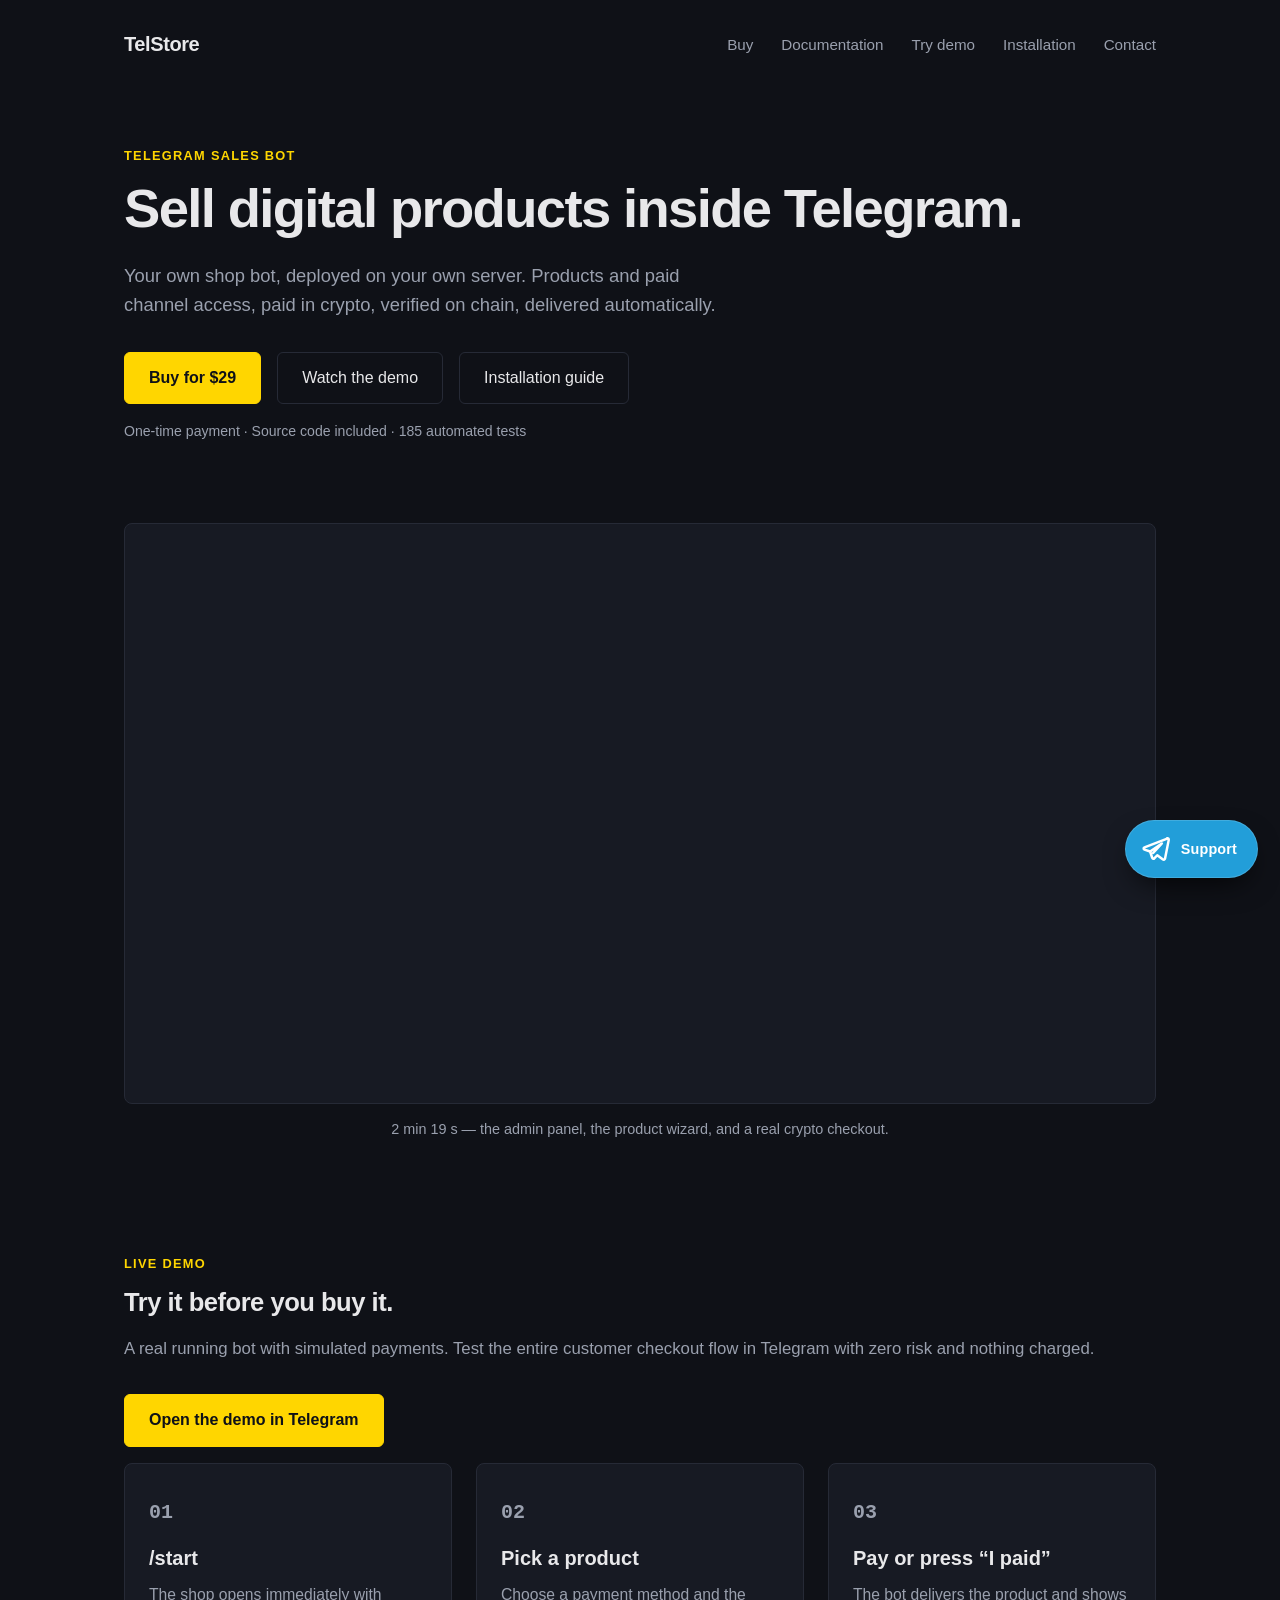
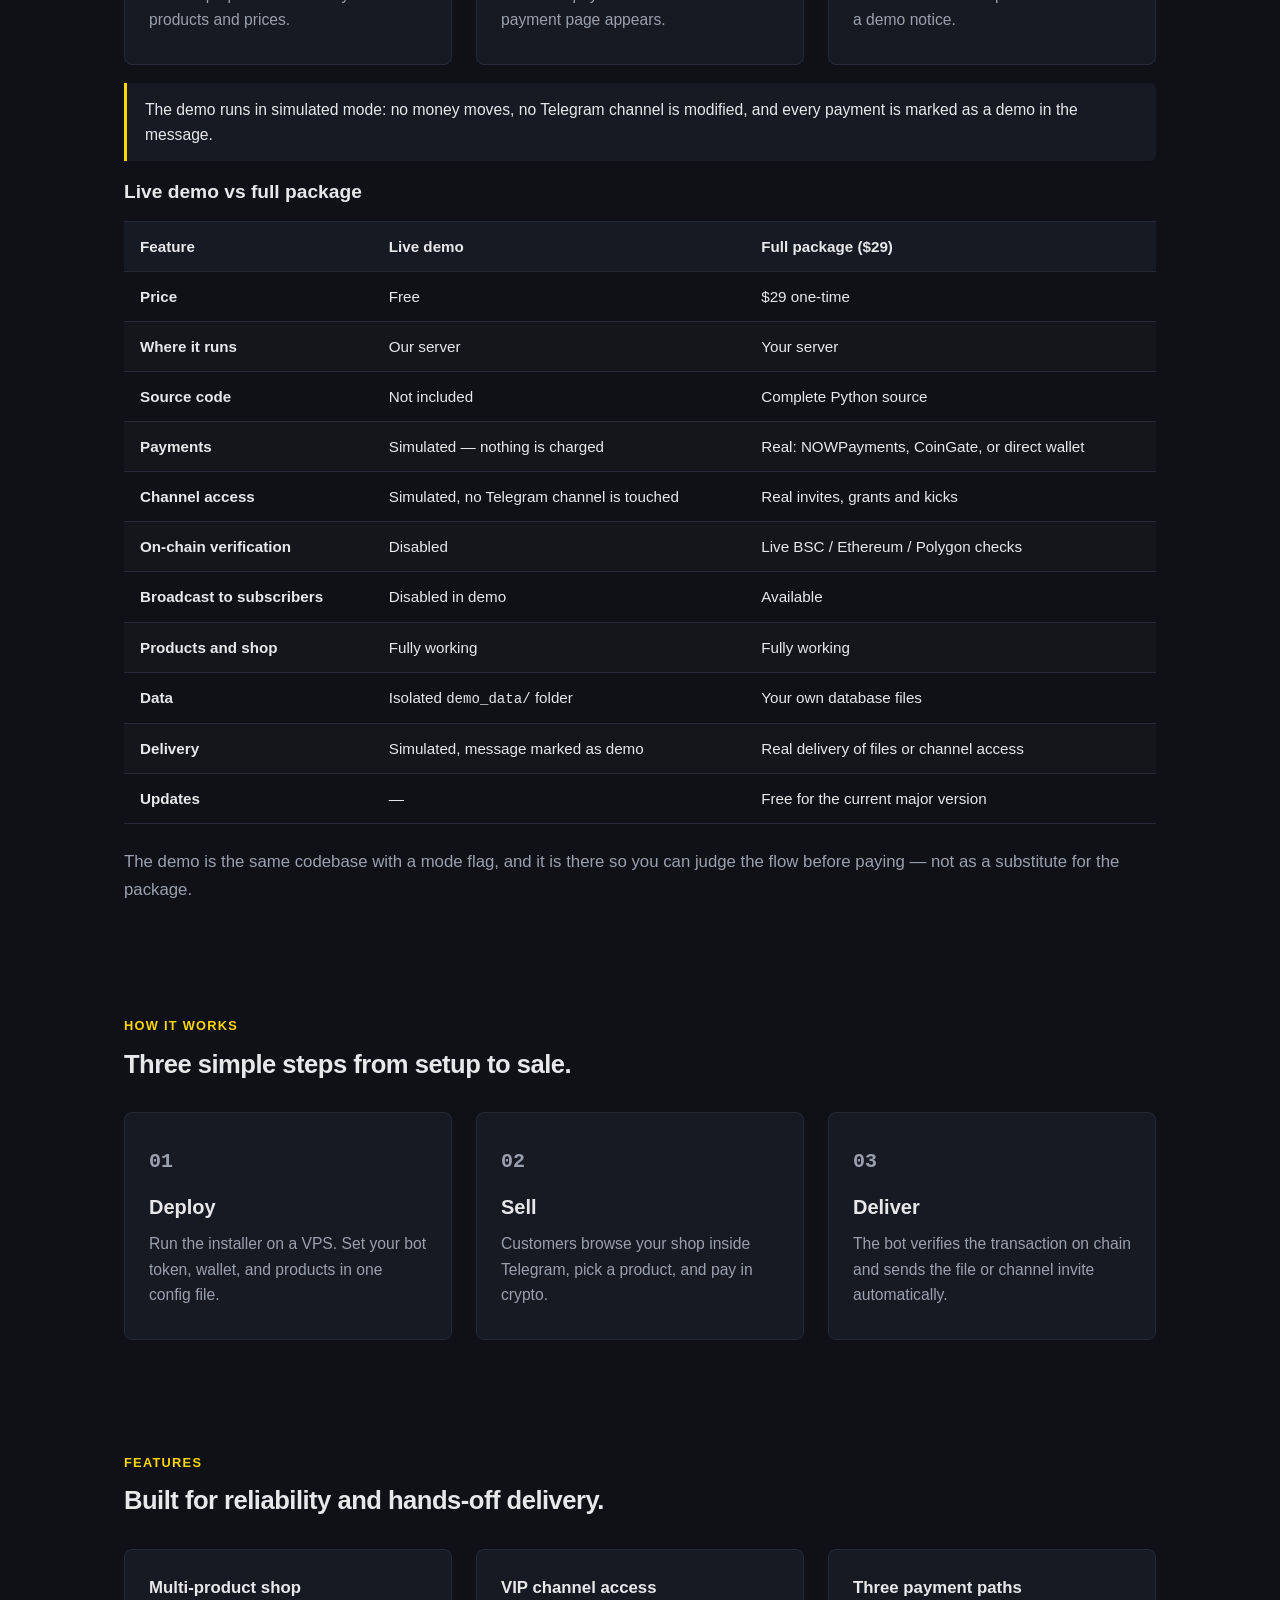
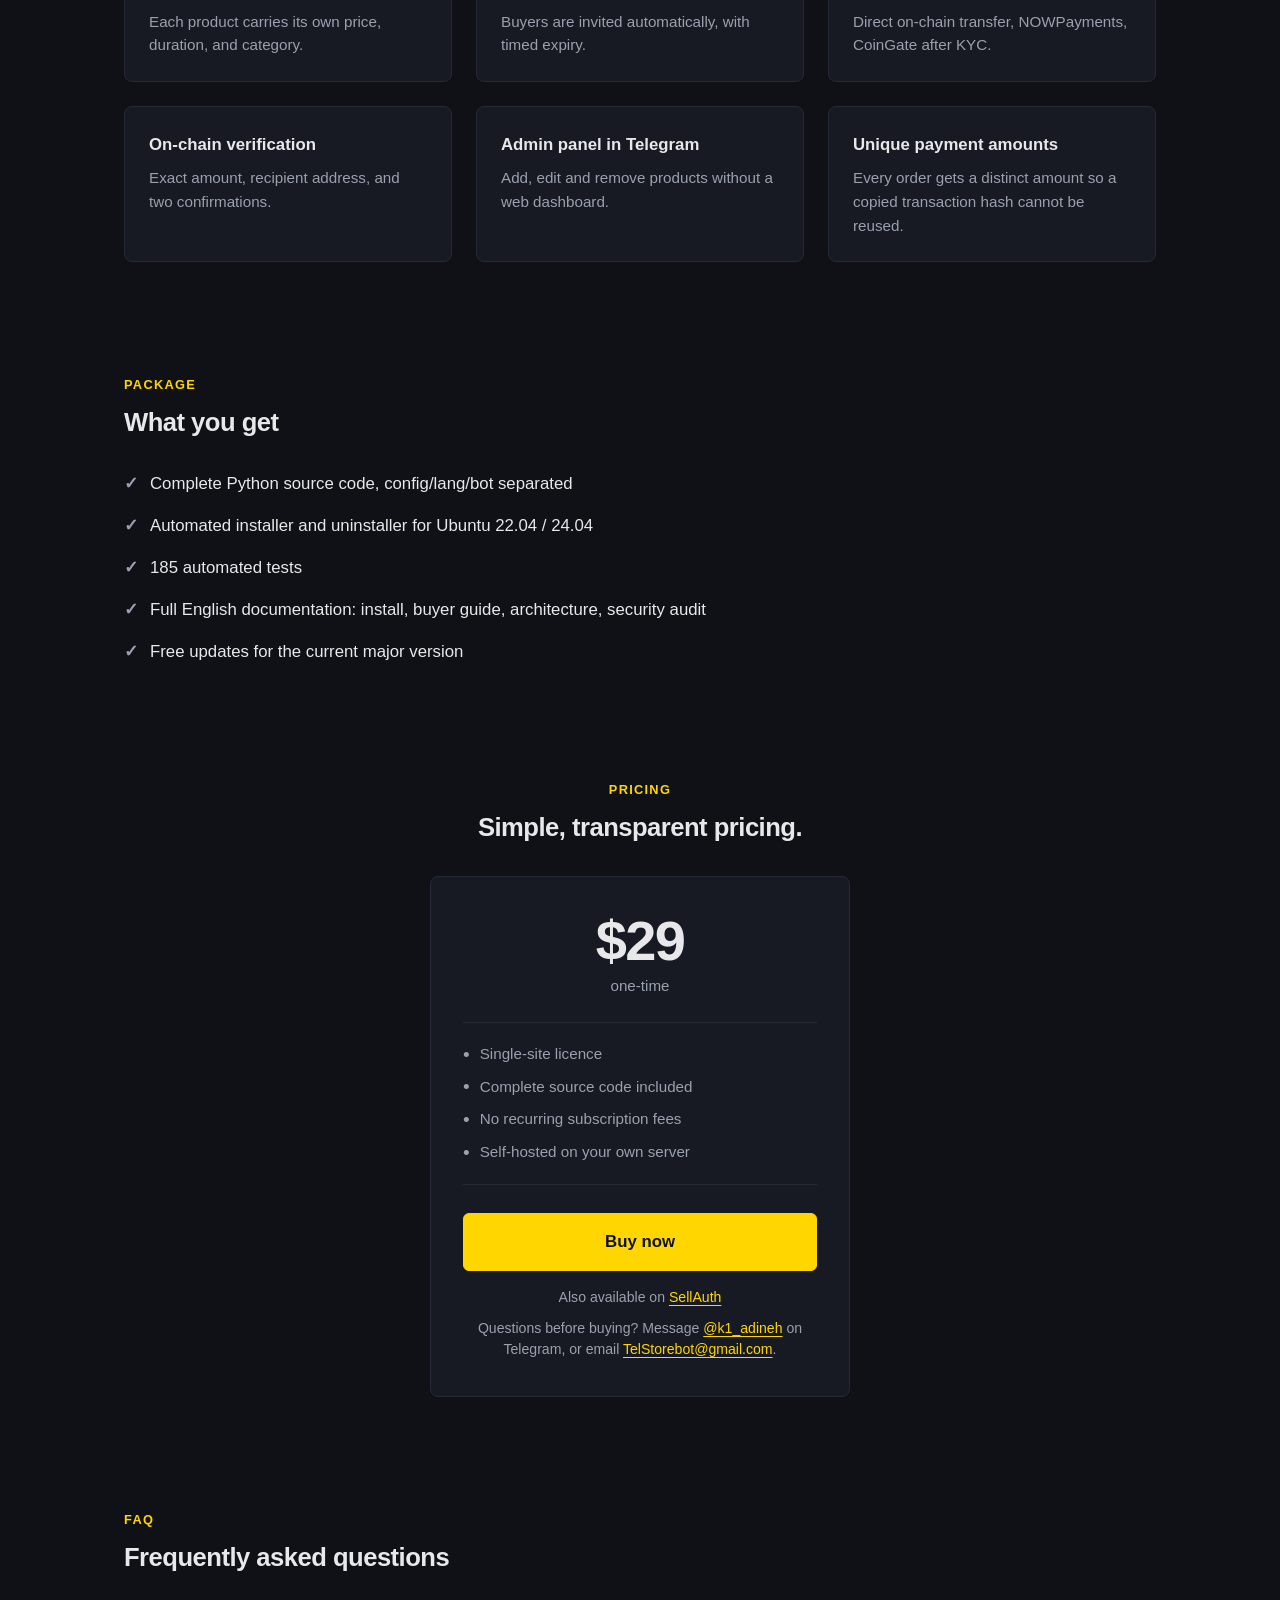
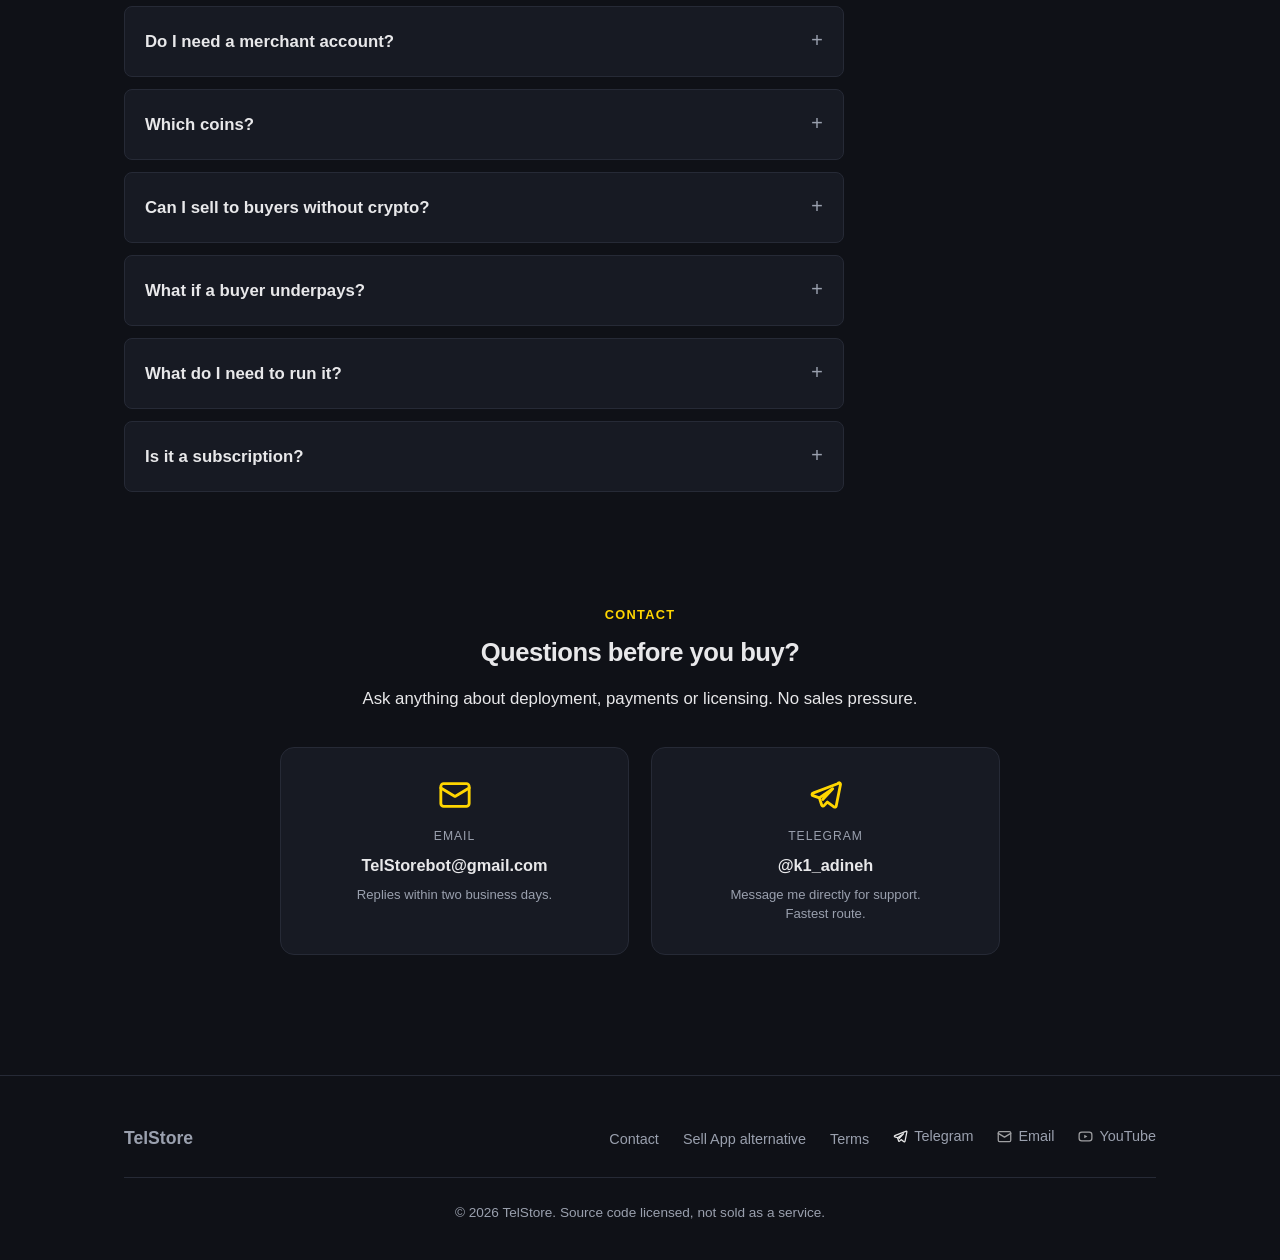
<file: index.html>
<!DOCTYPE html>
<html lang="en">
<head>
  <meta charset="utf-8">
  <meta name="viewport" content="width=device-width, initial-scale=1">
  <title>TelStore — Sell digital products inside Telegram</title>
  <meta name="description" content="Your own Telegram shop bot. Products and paid channel access, crypto checkout, automated delivery. $29 one-time with source code — try the free demo.">
  <script type="application/ld+json">
{
  "@context": "https://schema.org",
  "@graph": [
    {
      "@type": "Product",
      "name": "TelStore",
      "description": "Your own Telegram shop bot. Products and paid channel access, crypto checkout, automated delivery. $29 one-time with source code — try the free demo.",
      "brand": {
        "@type": "Brand",
        "name": "TelStore"
      },
      "category": "SoftwareApplication",
      "url": "https://telstore.store/",
      "image": "https://i.ytimg.com/vi/dUZw-DvjTB4/maxresdefault.jpg",
      "offers": {
        "@type": "Offer",
        "price": "29.00",
        "priceCurrency": "USD",
        "availability": "https://schema.org/InStock",
        "url": "https://telstore.sell.app/product/telstore-bot-source-code-1",
        "priceValidUntil": "2027-12-31"
      }
    },
    {
      "@type": "FAQPage",
      "mainEntity": [
        {
          "@type": "Question",
          "name": "Do I need a merchant account?",
          "acceptedAnswer": {
            "@type": "Answer",
            "text": "No. Payments go straight to your wallet, or through NOWPayments if you want card support."
          }
        },
        {
          "@type": "Question",
          "name": "Which coins?",
          "acceptedAnswer": {
            "@type": "Answer",
            "text": "Any EVM token on BSC (USDT, BNB), plus USDT/TRON. NOWPayments adds BTC, ETH and more."
          }
        },
        {
          "@type": "Question",
          "name": "Can I sell to buyers without crypto?",
          "acceptedAnswer": {
            "@type": "Answer",
            "text": "Yes, through NOWPayments, which accepts cards. CoinGate is also supported once your account passes KYC."
          }
        },
        {
          "@type": "Question",
          "name": "What if a buyer underpays?",
          "acceptedAnswer": {
            "@type": "Answer",
            "text": "The bot does not deliver. It flags the order and asks the admin to approve or reject it in one tap."
          }
        },
        {
          "@type": "Question",
          "name": "What do I need to run it?",
          "acceptedAnswer": {
            "@type": "Answer",
            "text": "A small Linux VPS (1 vCPU / 2 GB is enough) and a Telegram bot token from BotFather."
          }
        },
        {
          "@type": "Question",
          "name": "Is it a subscription?",
          "acceptedAnswer": {
            "@type": "Answer",
            "text": "No. One payment, $29, source code yours."
          }
        }
      ]
    }
  ]
}
  </script>

  <link rel="canonical" href="https://telstore.store/">
  <meta name="robots" content="index, follow">

  <!-- Open Graph / Social Media -->
  <meta property="og:title" content="TelStore — Sell digital products inside Telegram">
  <meta property="og:description" content="Your own Telegram shop bot. Products and paid channel access, crypto checkout, automated delivery. $29 one-time with source code — try the free demo.">
  <meta property="og:type" content="website">
  <meta property="og:site_name" content="TelStore">
  <meta property="og:locale" content="en_US">
  <meta property="og:url" content="https://telstore.store/">
  <meta property="og:image" content="https://i.ytimg.com/vi/dUZw-DvjTB4/maxresdefault.jpg">
  <meta property="og:image:width" content="1280">
  <meta property="og:image:height" content="720">

  <!-- Twitter Card -->
  <meta name="twitter:card" content="summary_large_image">
  <meta name="twitter:title" content="TelStore — Sell digital products inside Telegram">
  <meta name="twitter:description" content="Your own Telegram shop bot. Products and paid channel access, crypto checkout, automated delivery. $29 one-time with source code — try the free demo.">
  <meta name="twitter:image" content="https://i.ytimg.com/vi/dUZw-DvjTB4/maxresdefault.jpg">

  <link rel="icon" type="image/svg+xml" href="assets/favicon.svg">
  <link rel="preconnect" href="https://www.youtube-nocookie.com" crossorigin>
  <link rel="preconnect" href="https://i.ytimg.com" crossorigin>
  <link rel="stylesheet" href="style.css?v2">
  <script src="main.js?v2" defer></script>
</head>
<body>
  <a href="#main" class="skip-link">Skip to main content</a>

  <!-- Top bar -->
  <header>
    <div class="container nav-container">
      <a href="/" class="wordmark" aria-label="TelStore home">TelStore</a>
      <nav aria-label="Main navigation">
        <ul class="nav-links">
          <li><a href="https://telstore.sell.app/product/telstore-bot-source-code-1">Buy</a></li>
          <li><a href="/docs">Documentation</a></li>
          <li><a href="#try-demo">Try demo</a></li>
          <li><a href="/install">Installation</a></li>
          <li><a href="#contact">Contact</a></li>
        </ul>
      </nav>
    </div>
  </header>

  <main id="main">
    <!-- Hero -->
    <section class="hero">
      <div class="container">
        <span class="eyebrow">Telegram sales bot</span>
        <h1>Sell digital products inside Telegram.</h1>
        <p class="hero-sub">Your own shop bot, deployed on your own server. Products and paid channel access, paid in crypto, verified on chain, delivered automatically.</p>
        <div class="hero-actions">
          <a href="https://telstore.sell.app/product/telstore-bot-source-code-1" class="btn btn-primary">Buy for $29</a>
          <a href="#demo" class="btn btn-secondary">Watch the demo</a>
          <a href="/install" class="btn btn-secondary">Installation guide</a>
        </div>
        <p class="hero-smallprint">One-time payment · Source code included · 185 automated tests</p>
      </div>
    </section>

    <!-- Demo -->
    <section id="demo">
      <div class="container">
        <div class="video-container">
          <iframe
            src="https://www.youtube-nocookie.com/embed/dUZw-DvjTB4"
            title="TelStore product demo video"
            loading="lazy"
            allow="accelerometer; autoplay; clipboard-write; encrypted-media; gyroscope; picture-in-picture; web-share"
            allowfullscreen>
          </iframe>
        </div>
        <p class="video-caption">2 min 19 s — the admin panel, the product wizard, and a real crypto checkout.</p>
      </div>
    </section>

    <!-- Try the demo -->
    <section id="try-demo">
      <div class="container">
        <div class="section-header">
          <span class="eyebrow">Live Demo</span>
          <h2>Try it before you buy it.</h2>
          <p class="muted">A real running bot with simulated payments. Test the entire customer checkout flow in Telegram with zero risk and nothing charged.</p>
        </div>
        <div class="hero-actions">
          <a href="https://t.me/demotelstore_bot" target="_blank" rel="noopener" class="btn btn-primary">Open the demo in Telegram</a>
        </div>
        <div class="steps-grid">
          <div class="step-card">
            <span class="step-num">01</span>
            <h3 class="step-title">/start</h3>
            <p class="step-desc">The shop opens immediately with products and prices.</p>
          </div>
          <div class="step-card">
            <span class="step-num">02</span>
            <h3 class="step-title">Pick a product</h3>
            <p class="step-desc">Choose a payment method and the payment page appears.</p>
          </div>
          <div class="step-card">
            <span class="step-num">03</span>
            <h3 class="step-title">Pay or press &ldquo;I paid&rdquo;</h3>
            <p class="step-desc">The bot delivers the product and shows a demo notice.</p>
          </div>
        </div>
        <div class="callout">
          <p>The demo runs in simulated mode: no money moves, no Telegram channel is modified, and every payment is marked as a demo in the message.</p>
        </div>
        <h3>Live demo vs full package</h3>
        <div class="docs-table-wrapper">
          <table class="docs-table">
            <thead>
              <tr>
                <th scope="col">Feature</th>
                <th scope="col">Live demo</th>
                <th scope="col">Full package ($29)</th>
              </tr>
            </thead>
            <tbody>
              <tr>
                <td><strong>Price</strong></td>
                <td>Free</td>
                <td>$29 one-time</td>
              </tr>
              <tr>
                <td><strong>Where it runs</strong></td>
                <td>Our server</td>
                <td>Your server</td>
              </tr>
              <tr>
                <td><strong>Source code</strong></td>
                <td>Not included</td>
                <td>Complete Python source</td>
              </tr>
              <tr>
                <td><strong>Payments</strong></td>
                <td>Simulated &mdash; nothing is charged</td>
                <td>Real: NOWPayments, CoinGate, or direct wallet</td>
              </tr>
              <tr>
                <td><strong>Channel access</strong></td>
                <td>Simulated, no Telegram channel is touched</td>
                <td>Real invites, grants and kicks</td>
              </tr>
              <tr>
                <td><strong>On-chain verification</strong></td>
                <td>Disabled</td>
                <td>Live BSC / Ethereum / Polygon checks</td>
              </tr>
              <tr>
                <td><strong>Broadcast to subscribers</strong></td>
                <td>Disabled in demo</td>
                <td>Available</td>
              </tr>
              <tr>
                <td><strong>Products and shop</strong></td>
                <td>Fully working</td>
                <td>Fully working</td>
              </tr>
              <tr>
                <td><strong>Data</strong></td>
                <td>Isolated <code>demo_data/</code> folder</td>
                <td>Your own database files</td>
              </tr>
              <tr>
                <td><strong>Delivery</strong></td>
                <td>Simulated, message marked as demo</td>
                <td>Real delivery of files or channel access</td>
              </tr>
              <tr>
                <td><strong>Updates</strong></td>
                <td>&mdash;</td>
                <td>Free for the current major version</td>
              </tr>
            </tbody>
          </table>
        </div>
        <p class="muted">The demo is the same codebase with a mode flag, and it is there so you can judge the flow before paying — not as a substitute for the package.</p>
      </div>
    </section>

    <!-- How it works -->
    <section id="how-it-works">
      <div class="container">
        <div class="section-header">
          <span class="eyebrow">How it works</span>
          <h2>Three simple steps from setup to sale.</h2>
        </div>
        <div class="steps-grid">
          <div class="step-card">
            <span class="step-num">01</span>
            <h3 class="step-title">Deploy</h3>
            <p class="step-desc">Run the installer on a VPS. Set your bot token, wallet, and products in one config file.</p>
          </div>
          <div class="step-card">
            <span class="step-num">02</span>
            <h3 class="step-title">Sell</h3>
            <p class="step-desc">Customers browse your shop inside Telegram, pick a product, and pay in crypto.</p>
          </div>
          <div class="step-card">
            <span class="step-num">03</span>
            <h3 class="step-title">Deliver</h3>
            <p class="step-desc">The bot verifies the transaction on chain and sends the file or channel invite automatically.</p>
          </div>
        </div>
      </div>
    </section>

    <!-- Features -->
    <section id="features">
      <div class="container">
        <div class="section-header">
          <span class="eyebrow">Features</span>
          <h2>Built for reliability and hands-off delivery.</h2>
        </div>
        <div class="features-grid">
          <div class="feature-item">
            <strong class="feature-title">Multi-product shop</strong>
            <p class="feature-desc">Each product carries its own price, duration, and category.</p>
          </div>
          <div class="feature-item">
            <strong class="feature-title">VIP channel access</strong>
            <p class="feature-desc">Buyers are invited automatically, with timed expiry.</p>
          </div>
          <div class="feature-item">
            <strong class="feature-title">Three payment paths</strong>
            <p class="feature-desc">Direct on-chain transfer, NOWPayments, CoinGate after KYC.</p>
          </div>
          <div class="feature-item">
            <strong class="feature-title">On-chain verification</strong>
            <p class="feature-desc">Exact amount, recipient address, and two confirmations.</p>
          </div>
          <div class="feature-item">
            <strong class="feature-title">Admin panel in Telegram</strong>
            <p class="feature-desc">Add, edit and remove products without a web dashboard.</p>
          </div>
          <div class="feature-item">
            <strong class="feature-title">Unique payment amounts</strong>
            <p class="feature-desc">Every order gets a distinct amount so a copied transaction hash cannot be reused.</p>
          </div>
        </div>
      </div>
    </section>

    <!-- Screenshots -->
    <!-- What you get -->
    <section id="what-you-get">
      <div class="container">
        <div class="section-header">
          <span class="eyebrow">Package</span>
          <h2>What you get</h2>
        </div>
        <ul class="plain-list">
          <li>Complete Python source code, config/lang/bot separated</li>
          <li>Automated installer and uninstaller for Ubuntu 22.04 / 24.04</li>
          <li>185 automated tests</li>
          <li>Full English documentation: install, buyer guide, architecture, security audit</li>
          <li>Free updates for the current major version</li>
        </ul>
      </div>
    </section>

    <!-- Pricing -->
    <section id="pricing">
      <div class="container">
        <div class="section-header" style="text-align: center;">
          <span class="eyebrow">Pricing</span>
          <h2>Simple, transparent pricing.</h2>
        </div>
        <div class="pricing-wrapper">
          <div class="pricing-card">
            <div class="pricing-figure">$29</div>
            <div class="pricing-cadence">one-time</div>
            <ul class="pricing-details">
              <li>Single-site licence</li>
              <li>Complete source code included</li>
              <li>No recurring subscription fees</li>
              <li>Self-hosted on your own server</li>
            </ul>
            <a href="https://telstore.sell.app/product/telstore-bot-source-code-1" class="btn btn-primary">Buy now</a>
            <p class="pricing-extra">Also available on <a href="https://telstore.mysellauth.com" target="_blank" rel="noopener noreferrer">SellAuth</a></p>
            <p class="pricing-questions">Questions before buying? Message <a href="https://t.me/k1_adineh" target="_blank" rel="noopener noreferrer">@k1_adineh</a> on Telegram, or email <!--email_off--><a href="mailto:TelStorebot@gmail.com">TelStorebot@gmail.com</a><!--/email_off-->.</p>
          </div>
        </div>
      </div>
    </section>

    <!-- FAQ -->
    <section id="faq">
      <div class="container">
        <div class="section-header">
          <span class="eyebrow">FAQ</span>
          <h2>Frequently asked questions</h2>
        </div>
        <div class="faq-list">
          <details class="faq-item">
            <summary>Do I need a merchant account?</summary>
            <p class="faq-answer">No. Payments go straight to your wallet, or through NOWPayments if you want card support.</p>
          </details>
          <details class="faq-item">
            <summary>Which coins?</summary>
            <p class="faq-answer">Any EVM token on BSC (USDT, BNB), plus USDT/TRON. NOWPayments adds BTC, ETH and more.</p>
          </details>
          <details class="faq-item">
            <summary>Can I sell to buyers without crypto?</summary>
            <p class="faq-answer">Yes, through NOWPayments, which accepts cards. CoinGate is also supported once your account passes KYC.</p>
          </details>
          <details class="faq-item">
            <summary>What if a buyer underpays?</summary>
            <p class="faq-answer">The bot does not deliver. It flags the order and asks the admin to approve or reject it in one tap.</p>
          </details>
          <details class="faq-item">
            <summary>What do I need to run it?</summary>
            <p class="faq-answer">A small Linux VPS (1 vCPU / 2 GB is enough) and a Telegram bot token from BotFather.</p>
          </details>
          <details class="faq-item">
            <summary>Is it a subscription?</summary>
            <p class="faq-answer">No. One payment, $29, source code yours.</p>
          </details>
        </div>
      </div>
    </section>

    <!-- Contact -->
    <section id="contact">
      <div class="container">
        <div class="section-header" style="text-align: center;">
          <span class="eyebrow">Contact</span>
          <h2>Questions before you buy?</h2>
          <p class="section-sub" style="margin-left:auto;margin-right:auto;">
            Ask anything about deployment, payments or licensing. No sales pressure.
          </p>
        </div>
        <div class="contact-grid">
          <!--email_off--><a class="contact-card" href="mailto:TelStorebot@gmail.com">
            <img class="contact-icon" src="assets/email.svg" width="34" height="34" alt="" loading="lazy" decoding="async">
            <span class="contact-label">Email</span>
            <span class="contact-value">TelStorebot@gmail.com</span>
            <span class="contact-note">Replies within two business days.</span>
          </a><!--/email_off-->
          <a class="contact-card" href="https://t.me/k1_adineh" target="_blank" rel="noopener noreferrer">
            <img class="contact-icon" src="assets/telegram.svg" width="34" height="34" alt="" loading="lazy" decoding="async">
            <span class="contact-label">Telegram</span>
            <span class="contact-value">@k1_adineh</span>
            <span class="contact-note">Message me directly for support. Fastest route.</span>
          </a>
        </div>
      </div>
    </section>
  </main>

  <!-- Footer -->
  <footer>
    <div class="container">
      <div class="footer-main">
        <a href="/" class="footer-wordmark">TelStore</a>
        <ul class="footer-links">
          <li><a href="#contact">Contact</a></li>
          <li><a href="/sellapp-alternative">Sell App alternative</a></li>
          <li><a href="/terms">Terms</a></li>
          <li><a href="https://t.me/k1_adineh" target="_blank" rel="noopener noreferrer" class="footer-tg"><img src="assets/telegram.svg" width="15" height="15" alt="" decoding="async"> Telegram</a></li>
          <li><!--email_off--><a href="mailto:TelStorebot@gmail.com" class="footer-ic"><img src="assets/email.svg" width="15" height="15" alt="" decoding="async"> Email</a><!--/email_off--></li>
          <li><a href="https://www.youtube.com/watch?v=dUZw-DvjTB4" target="_blank" rel="noopener noreferrer" class="footer-ic"><img src="assets/youtube.svg" width="15" height="15" alt="" decoding="async"> YouTube</a></li>
        </ul>
      </div>
      <div class="footer-bottom">
        <p>© 2026 TelStore. Source code licensed, not sold as a service.</p>
      </div>
    </div>
  </footer>

  <!-- Floating Telegram support button -->
  <a class="tg-fab" href="https://t.me/k1_adineh" target="_blank" rel="noopener noreferrer"
     aria-label="Chat with TelStore support on Telegram">
    <img src="assets/telegram.svg" width="30" height="30" alt="" decoding="async">
    <span class="tg-fab-text">Support</span>
  </a>
</body>
</html>
</file>
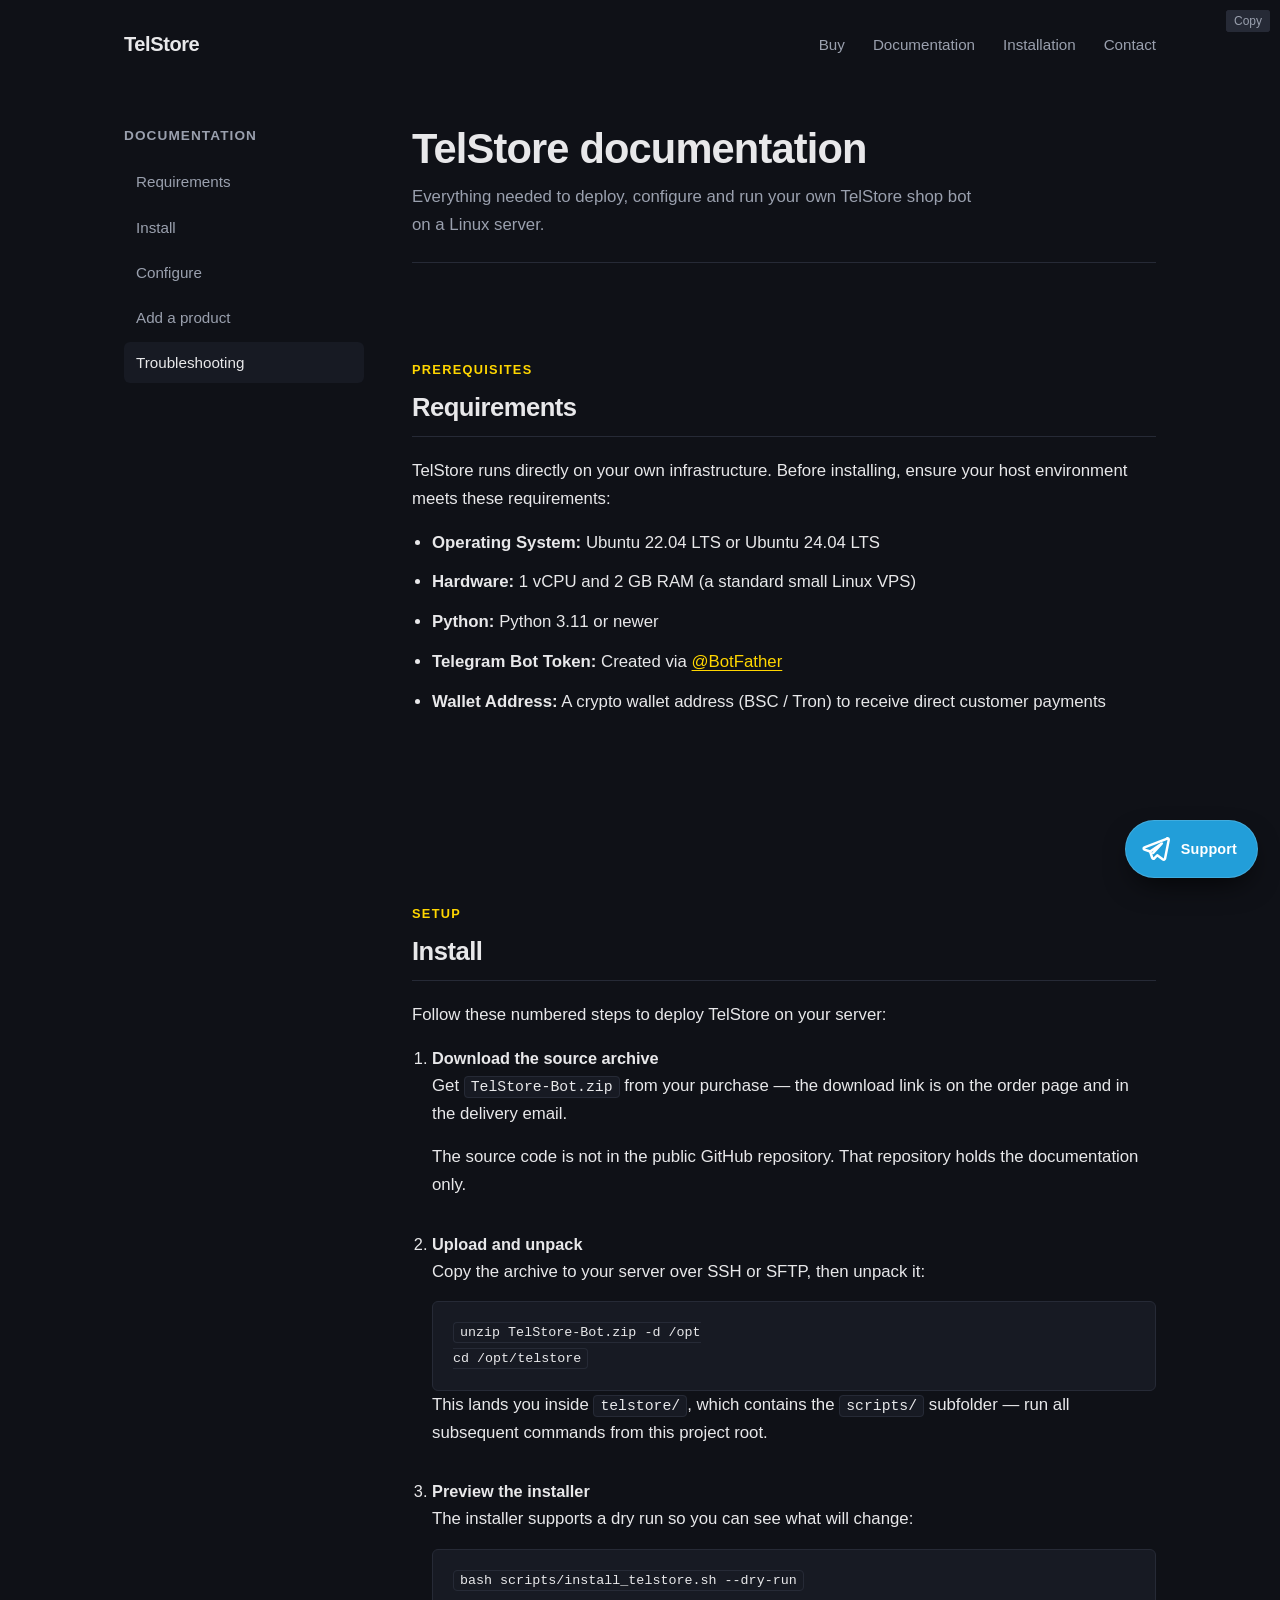
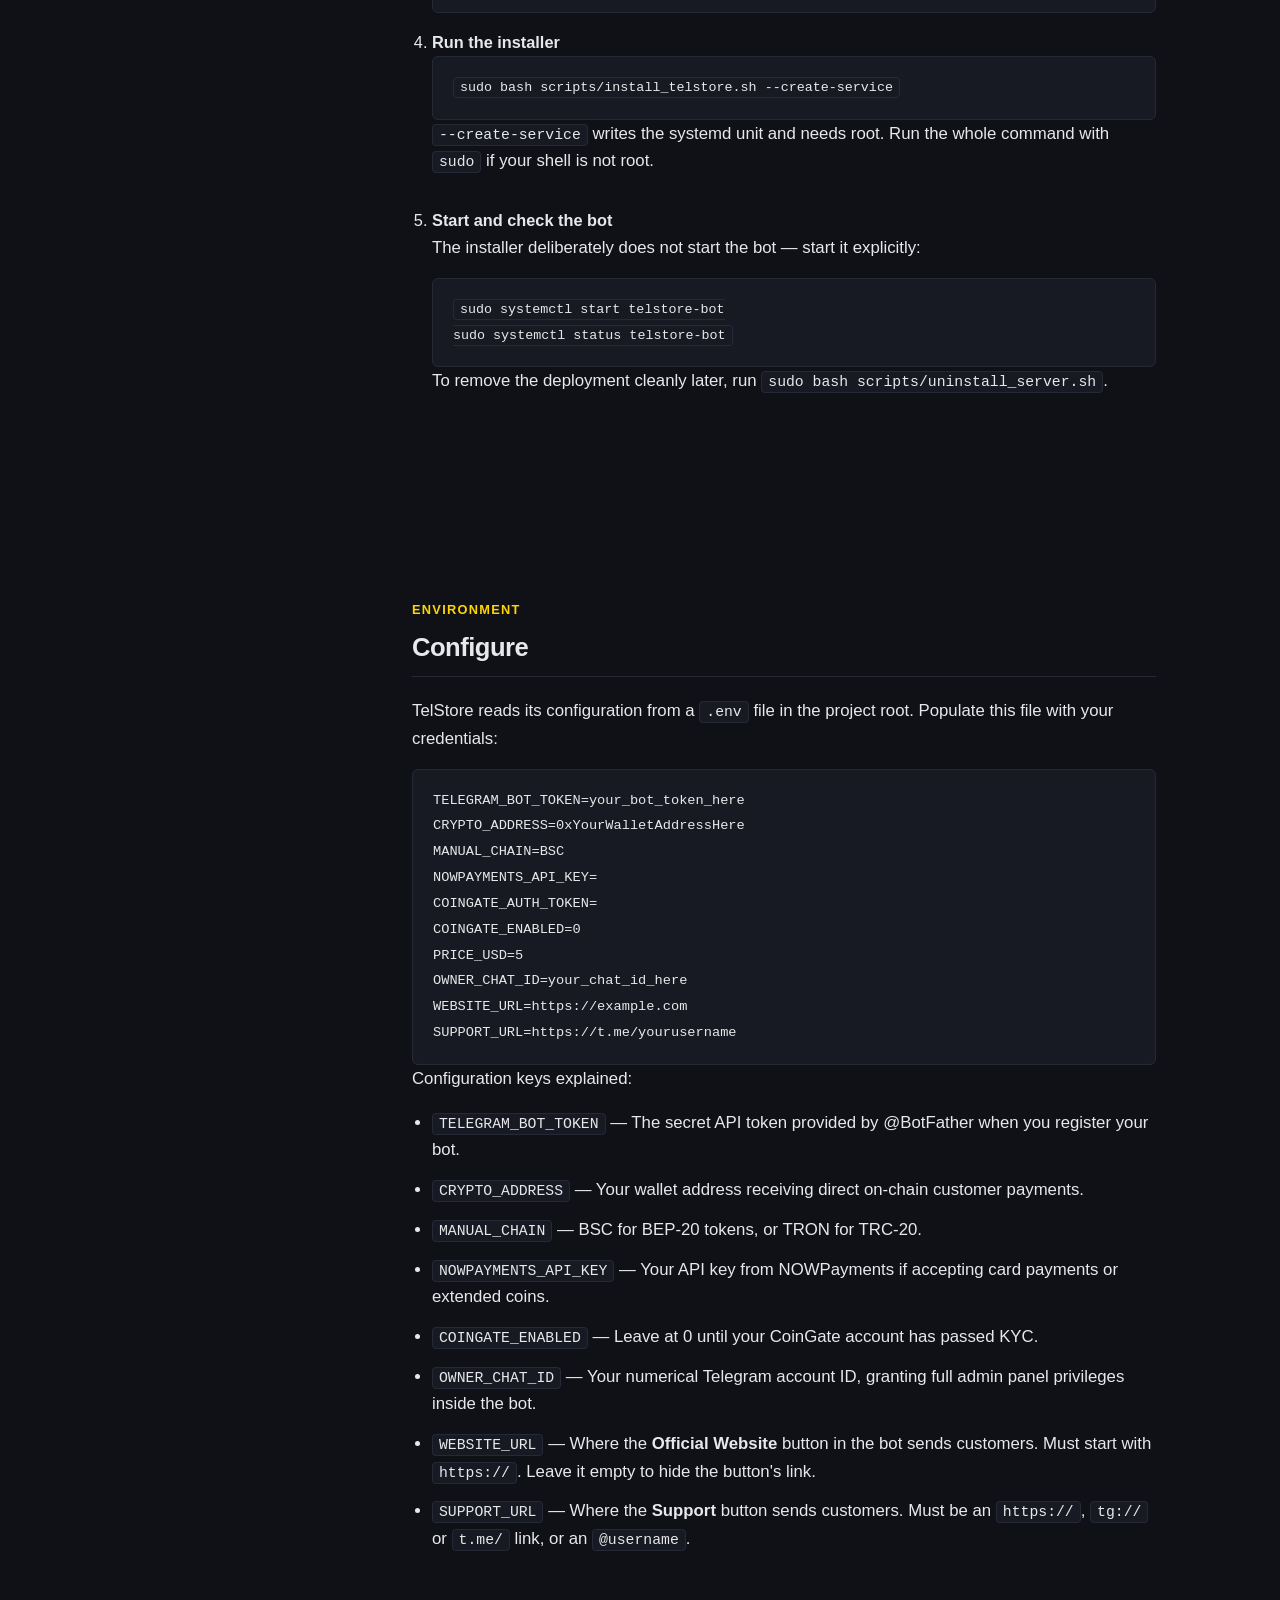
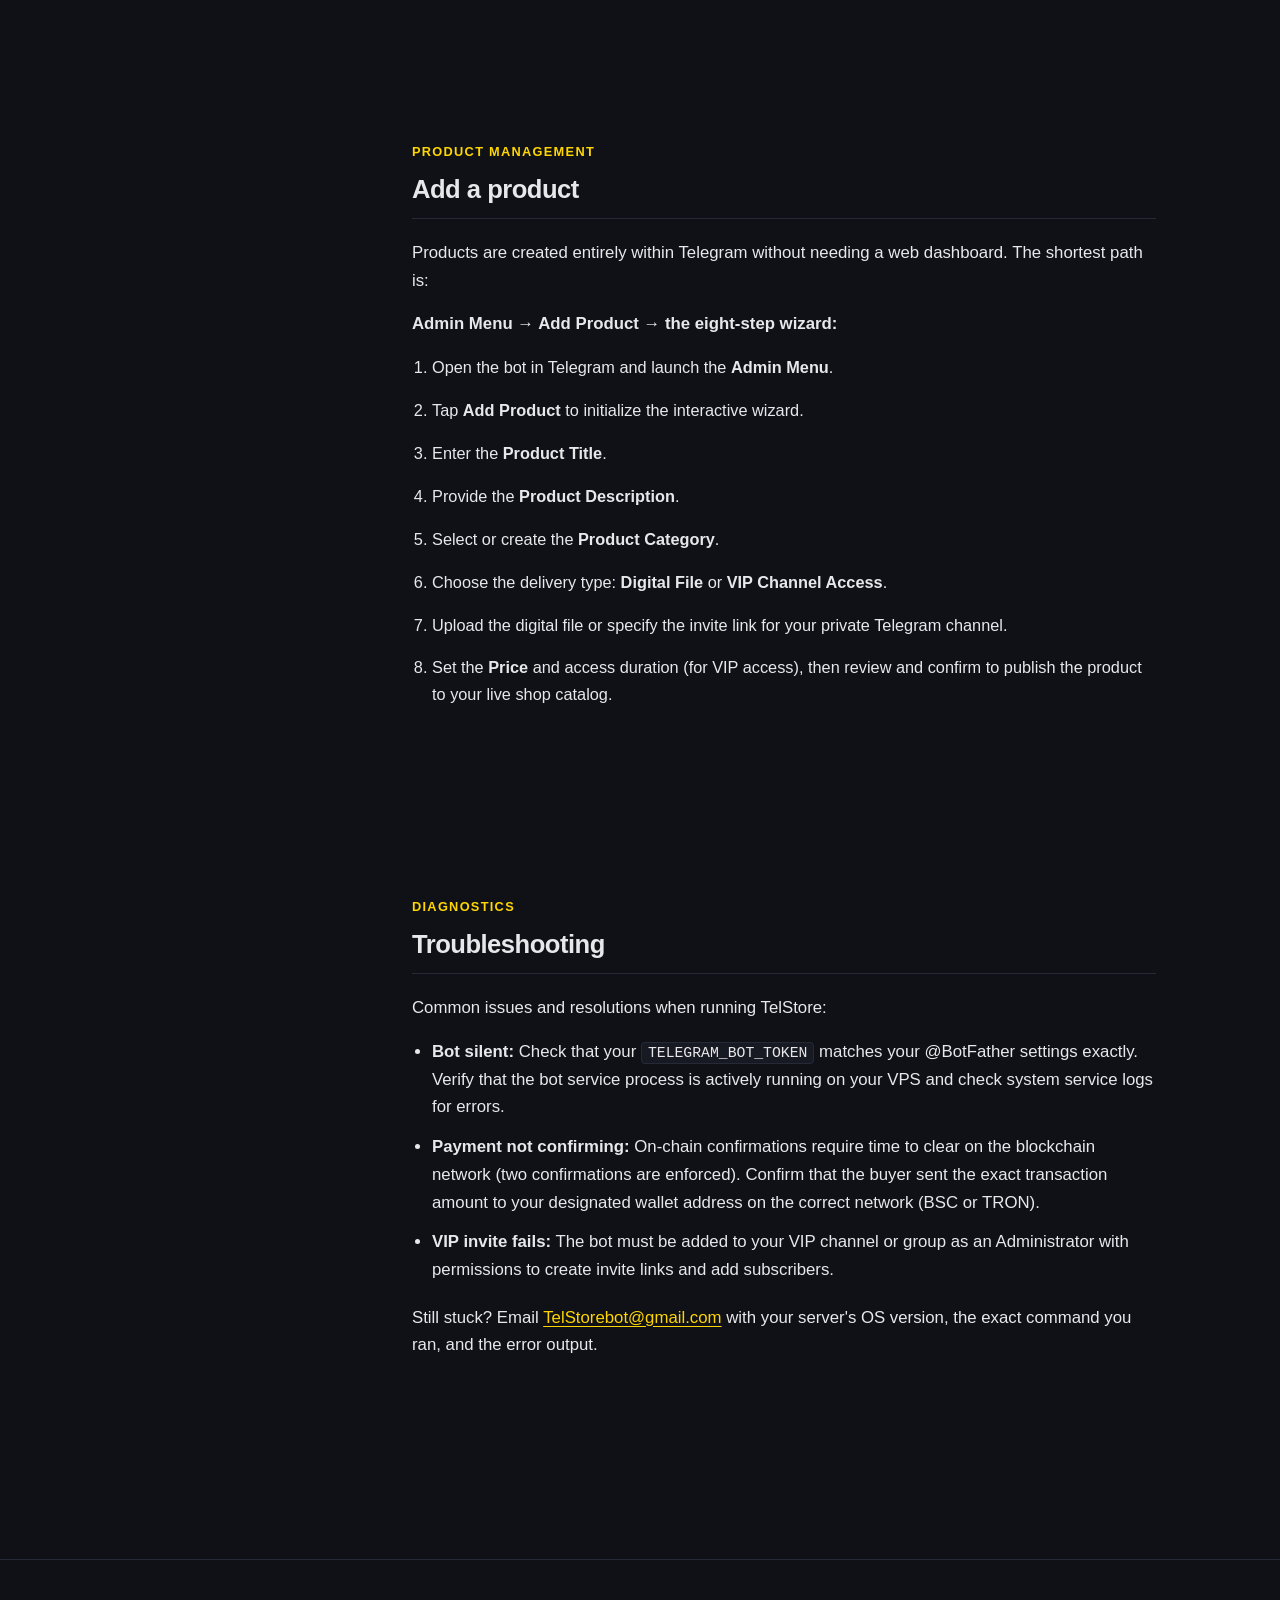
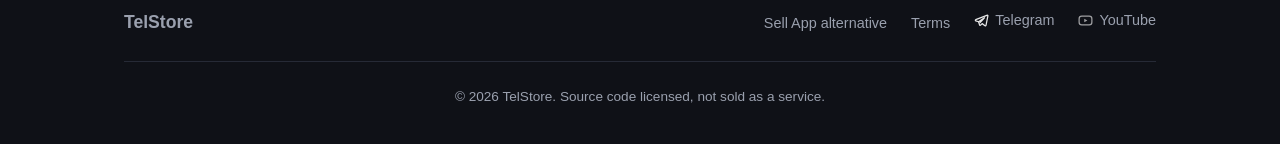
<file: docs.html>
<!DOCTYPE html>
<html lang="en">
<head>
  <meta charset="utf-8">
  <meta name="viewport" content="width=device-width, initial-scale=1">
  <title>Documentation — TelStore</title>
  <meta name="description" content="Technical setup guide, requirements, installation, configuration, and troubleshooting for TelStore.">
  <link rel="canonical" href="https://telstore.store/docs">
  <meta name="robots" content="index, follow">

  <!-- Open Graph / Social Media -->
  <meta property="og:title" content="Documentation — TelStore">
  <meta property="og:description" content="Technical setup guide, requirements, installation, configuration, and troubleshooting for TelStore.">
  <meta property="og:type" content="website">
  <meta property="og:site_name" content="TelStore">
  <meta property="og:locale" content="en_US">
  <meta property="og:url" content="https://telstore.store/docs">
  <meta property="og:image" content="https://i.ytimg.com/vi/dUZw-DvjTB4/maxresdefault.jpg">
  <meta property="og:image:width" content="1280">
  <meta property="og:image:height" content="720">

  <!-- Twitter Card -->
  <meta name="twitter:card" content="summary_large_image">
  <meta name="twitter:title" content="Documentation — TelStore">
  <meta name="twitter:description" content="Technical setup guide, requirements, installation, configuration, and troubleshooting for TelStore.">
  <meta name="twitter:image" content="https://i.ytimg.com/vi/dUZw-DvjTB4/maxresdefault.jpg">

  <link rel="icon" type="image/svg+xml" href="assets/favicon.svg">
  <link rel="preconnect" href="https://www.youtube-nocookie.com" crossorigin>
  <link rel="preconnect" href="https://i.ytimg.com" crossorigin>
  <link rel="stylesheet" href="style.css?v2">
  <script src="main.js?v2" defer></script>
</head>
<body>
  <a href="#main" class="skip-link">Skip to main content</a>

  <!-- Top bar -->
  <header>
    <div class="container nav-container">
      <a href="/" class="wordmark" aria-label="TelStore home">TelStore</a>
      <nav aria-label="Main navigation">
        <ul class="nav-links">
          
          <li><a href="https://telstore.sell.app/product/telstore-bot-source-code-1">Buy</a></li>
          <li><a href="/docs">Documentation</a></li>
          <li><a href="/install">Installation</a></li>
          <li><a href="/#contact">Contact</a></li>
        </ul>
      </nav>
    </div>
  </header>

  <main id="main">
    <div class="container docs-layout">
      <!-- Sidebar -->
      <aside class="docs-sidebar">
        <div class="docs-sidebar-title">Documentation</div>
        <nav class="docs-nav" aria-label="Documentation sections">
          <a href="#requirements">Requirements</a>
          <a href="#install">Install</a>
          <a href="#configure">Configure</a>
          <a href="#add-product">Add a product</a>
          <a href="#troubleshooting">Troubleshooting</a>
        </nav>
      </aside>

      <!-- Content -->
      <div class="docs-content">
        <header class="docs-intro">
          <h1>TelStore documentation</h1>
          <p>Everything needed to deploy, configure and run your own TelStore
             shop bot on a Linux server.</p>
        </header>

        <!-- Requirements -->
        <section id="requirements" class="docs-section">
          <span class="eyebrow">Prerequisites</span>
          <h2>Requirements</h2>
          <p>TelStore runs directly on your own infrastructure. Before installing, ensure your host environment meets these requirements:</p>
          <ul class="docs-list">
            <li><strong>Operating System:</strong> Ubuntu 22.04 LTS or Ubuntu 24.04 LTS</li>
            <li><strong>Hardware:</strong> 1 vCPU and 2 GB RAM (a standard small Linux VPS)</li>
            <li><strong>Python:</strong> Python 3.11 or newer</li>
            <li><strong>Telegram Bot Token:</strong> Created via <a href="https://t.me/BotFather" target="_blank" rel="noopener noreferrer">@BotFather</a></li>
            <li><strong>Wallet Address:</strong> A crypto wallet address (BSC / Tron) to receive direct customer payments</li>
          </ul>
        </section>

        <!-- Install -->
        <section id="install" class="docs-section">
          <span class="eyebrow">Setup</span>
          <h2>Install</h2>
          <p>Follow these numbered steps to deploy TelStore on your server:</p>
          <ol class="docs-steps">
            <li>
              <strong>Download the source archive</strong>
              <p>Get <code>TelStore-Bot.zip</code> from your purchase — the download link is on the order page and in the delivery email.</p>
              <p>The source code is not in the public GitHub repository. That repository holds the documentation only.</p>
            </li>
            <li>
              <strong>Upload and unpack</strong>
              <p>Copy the archive to your server over SSH or SFTP, then unpack it:</p>
              <pre><code>unzip TelStore-Bot.zip -d /opt
cd /opt/telstore</code></pre>
              <p>This lands you inside <code>telstore/</code>, which contains the <code>scripts/</code> subfolder — run all subsequent commands from this project root.</p>
            </li>
            <li>
              <strong>Preview the installer</strong>
              <p>The installer supports a dry run so you can see what will change:</p>
              <pre><code>bash scripts/install_telstore.sh --dry-run</code></pre>
            </li>
            <li>
              <strong>Run the installer</strong>
              <pre><code>sudo bash scripts/install_telstore.sh --create-service</code></pre>
              <p><code>--create-service</code> writes the systemd unit and needs root. Run the whole command with <code>sudo</code> if your shell is not root.</p>
            </li>
            <li>
              <strong>Start and check the bot</strong>
              <p>The installer deliberately does not start the bot — start it explicitly:</p>
              <pre><code>sudo systemctl start telstore-bot
sudo systemctl status telstore-bot</code></pre>
              <p>To remove the deployment cleanly later, run <code>sudo bash scripts/uninstall_server.sh</code>.</p>
            </li>
          </ol>
        </section>

        <!-- Configure -->
        <section id="configure" class="docs-section">
          <span class="eyebrow">Environment</span>
          <h2>Configure</h2>
          <p>TelStore reads its configuration from a <code>.env</code> file in the project root. Populate this file with your credentials:</p>
          <pre><code>TELEGRAM_BOT_TOKEN=your_bot_token_here
CRYPTO_ADDRESS=0xYourWalletAddressHere
MANUAL_CHAIN=BSC
NOWPAYMENTS_API_KEY=
COINGATE_AUTH_TOKEN=
COINGATE_ENABLED=0
PRICE_USD=5
OWNER_CHAT_ID=your_chat_id_here
WEBSITE_URL=https://example.com
SUPPORT_URL=https://t.me/yourusername</code></pre>
          <p>Configuration keys explained:</p>
          <ul class="docs-list">
            <li><code>TELEGRAM_BOT_TOKEN</code> — The secret API token provided by @BotFather when you register your bot.</li>
            <li><code>CRYPTO_ADDRESS</code> — Your wallet address receiving direct on-chain customer payments.</li>
            <li><code>MANUAL_CHAIN</code> — BSC for BEP-20 tokens, or TRON for TRC-20.</li>
            <li><code>NOWPAYMENTS_API_KEY</code> — Your API key from NOWPayments if accepting card payments or extended coins.</li>
            <li><code>COINGATE_ENABLED</code> — Leave at 0 until your CoinGate account has passed KYC.</li>
            <li><code>OWNER_CHAT_ID</code> — Your numerical Telegram account ID, granting full admin panel privileges inside the bot.</li>
            <li><code>WEBSITE_URL</code> — Where the <strong>Official Website</strong> button in the bot sends customers. Must start with <code>https://</code>. Leave it empty to hide the button's link.</li>
            <li><code>SUPPORT_URL</code> — Where the <strong>Support</strong> button sends customers. Must be an <code>https://</code>, <code>tg://</code> or <code>t.me/</code> link, or an <code>@username</code>.</li>
          </ul>
        </section>

        <!-- Add a product -->
        <section id="add-product" class="docs-section">
          <span class="eyebrow">Product Management</span>
          <h2>Add a product</h2>
          <p>Products are created entirely within Telegram without needing a web dashboard. The shortest path is:</p>
          <p><strong>Admin Menu → Add Product → the eight-step wizard:</strong></p>
          <ol class="docs-steps">
            <li>Open the bot in Telegram and launch the <strong>Admin Menu</strong>.</li>
            <li>Tap <strong>Add Product</strong> to initialize the interactive wizard.</li>
            <li>Enter the <strong>Product Title</strong>.</li>
            <li>Provide the <strong>Product Description</strong>.</li>
            <li>Select or create the <strong>Product Category</strong>.</li>
            <li>Choose the delivery type: <strong>Digital File</strong> or <strong>VIP Channel Access</strong>.</li>
            <li>Upload the digital file or specify the invite link for your private Telegram channel.</li>
            <li>Set the <strong>Price</strong> and access duration (for VIP access), then review and confirm to publish the product to your live shop catalog.</li>
          </ol>
        </section>

        <!-- Troubleshooting -->
        <section id="troubleshooting" class="docs-section">
          <span class="eyebrow">Diagnostics</span>
          <h2>Troubleshooting</h2>
          <p>Common issues and resolutions when running TelStore:</p>
          <ul class="docs-list">
            <li>
              <strong>Bot silent:</strong>
              Check that your <code>TELEGRAM_BOT_TOKEN</code> matches your @BotFather settings exactly. Verify that the bot service process is actively running on your VPS and check system service logs for errors.
            </li>
            <li>
              <strong>Payment not confirming:</strong>
              On-chain confirmations require time to clear on the blockchain network (two confirmations are enforced). Confirm that the buyer sent the exact transaction amount to your designated wallet address on the correct network (BSC or TRON).
            </li>
            <li>
              <strong>VIP invite fails:</strong>
              The bot must be added to your VIP channel or group as an Administrator with permissions to create invite links and add subscribers.
            </li>
          </ul>
        
          <p>Still stuck? Email <!--email_off--><a href="mailto:TelStorebot@gmail.com">TelStorebot@gmail.com</a><!--/email_off--> with your server's OS version, the exact command you ran, and the error output.</p>
        </section>
      </div>
    </div>
  </main>

  <!-- Footer -->
  <footer>
    <div class="container">
      <div class="footer-main">
        <a href="/" class="footer-wordmark">TelStore</a>
        <ul class="footer-links">
          <li><a href="/sellapp-alternative">Sell App alternative</a></li>
          <li><a href="/terms">Terms</a></li>
          <li><a href="https://t.me/k1_adineh" target="_blank" rel="noopener noreferrer" class="footer-tg"><img src="assets/telegram.svg" width="15" height="15" alt="" decoding="async"> Telegram</a></li>
          <li><a href="https://www.youtube.com/watch?v=dUZw-DvjTB4" target="_blank" rel="noopener noreferrer" class="footer-ic"><img src="assets/youtube.svg" width="15" height="15" alt="" decoding="async"> YouTube</a></li>
        </ul>
      </div>
      <div class="footer-bottom">
        <p>© 2026 TelStore. Source code licensed, not sold as a service.</p>
      </div>
    </div>
  </footer>

  <!-- Floating Telegram support button -->
  <a class="tg-fab" href="https://t.me/k1_adineh" target="_blank" rel="noopener noreferrer"
     aria-label="Chat with TelStore support on Telegram">
    <img src="assets/telegram.svg" width="30" height="30" alt="" decoding="async">
    <span class="tg-fab-text">Support</span>
  </a>
</body>
</html>
</file>
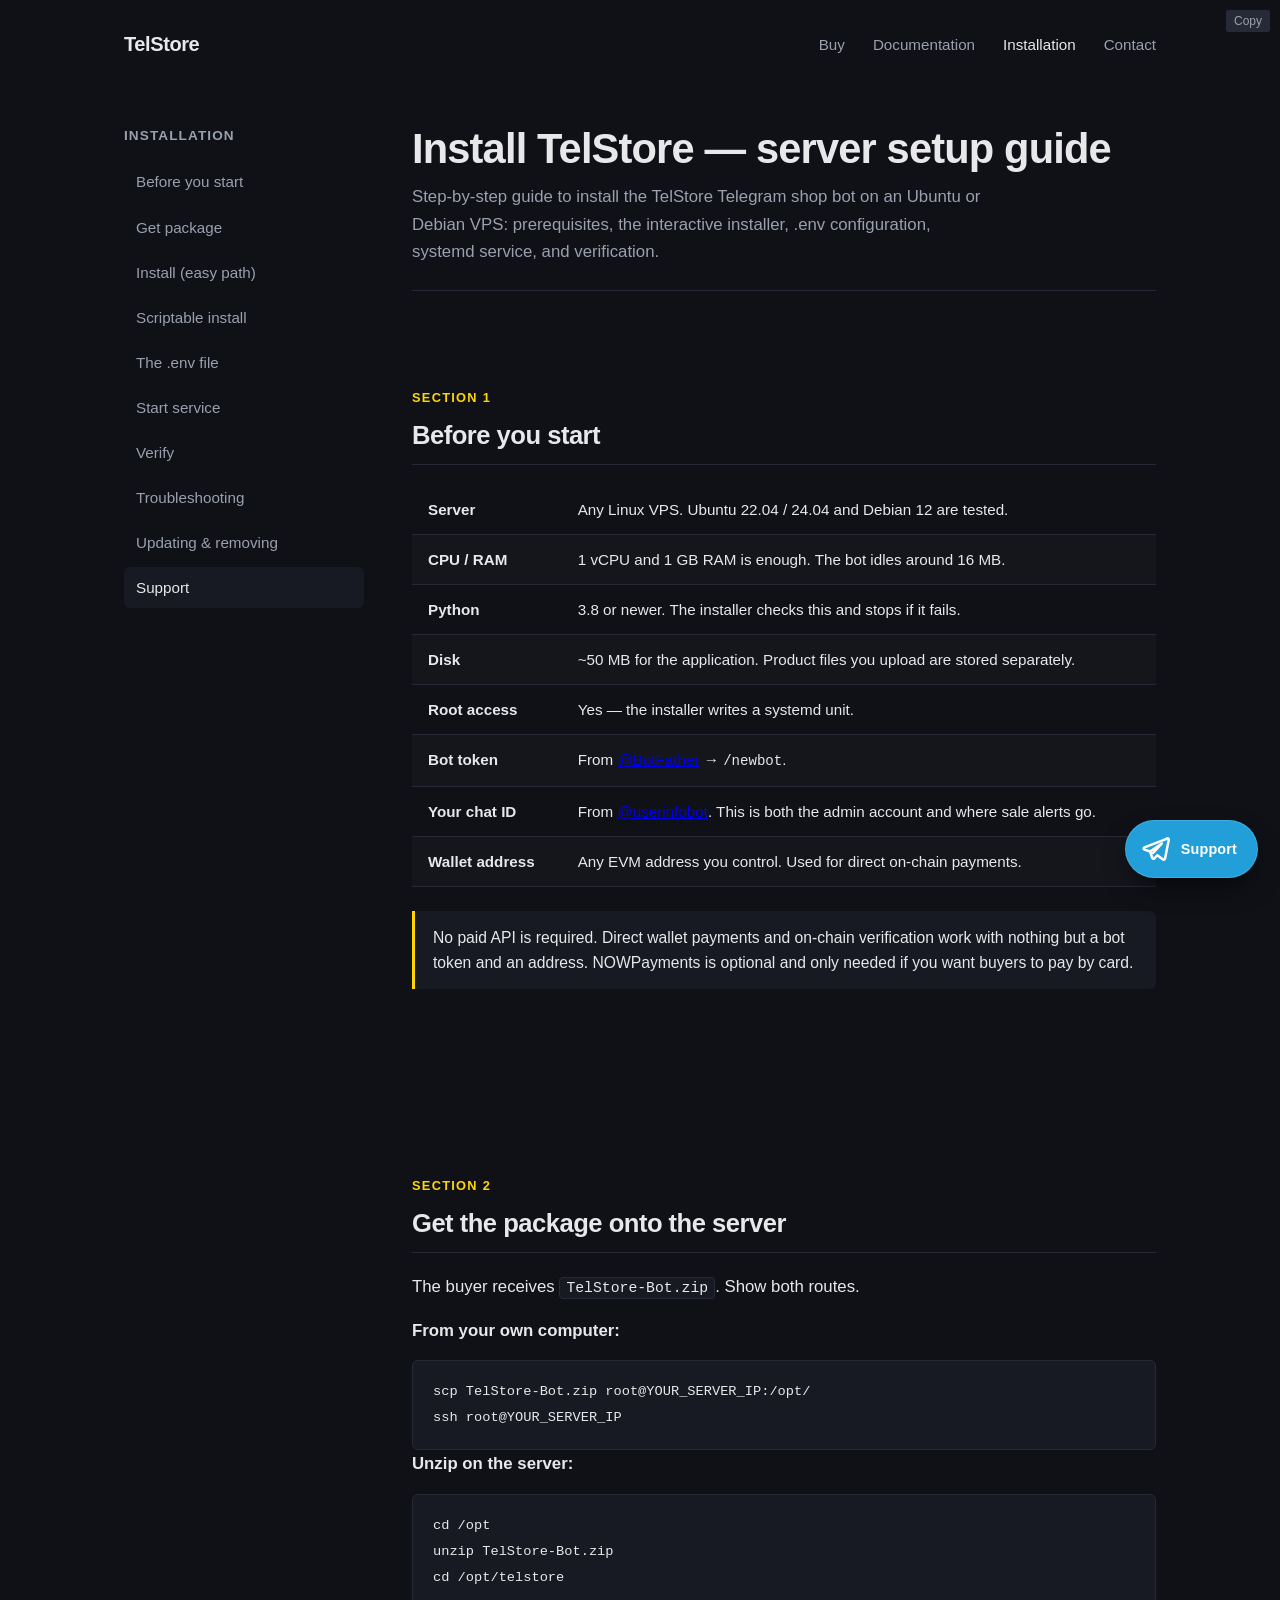
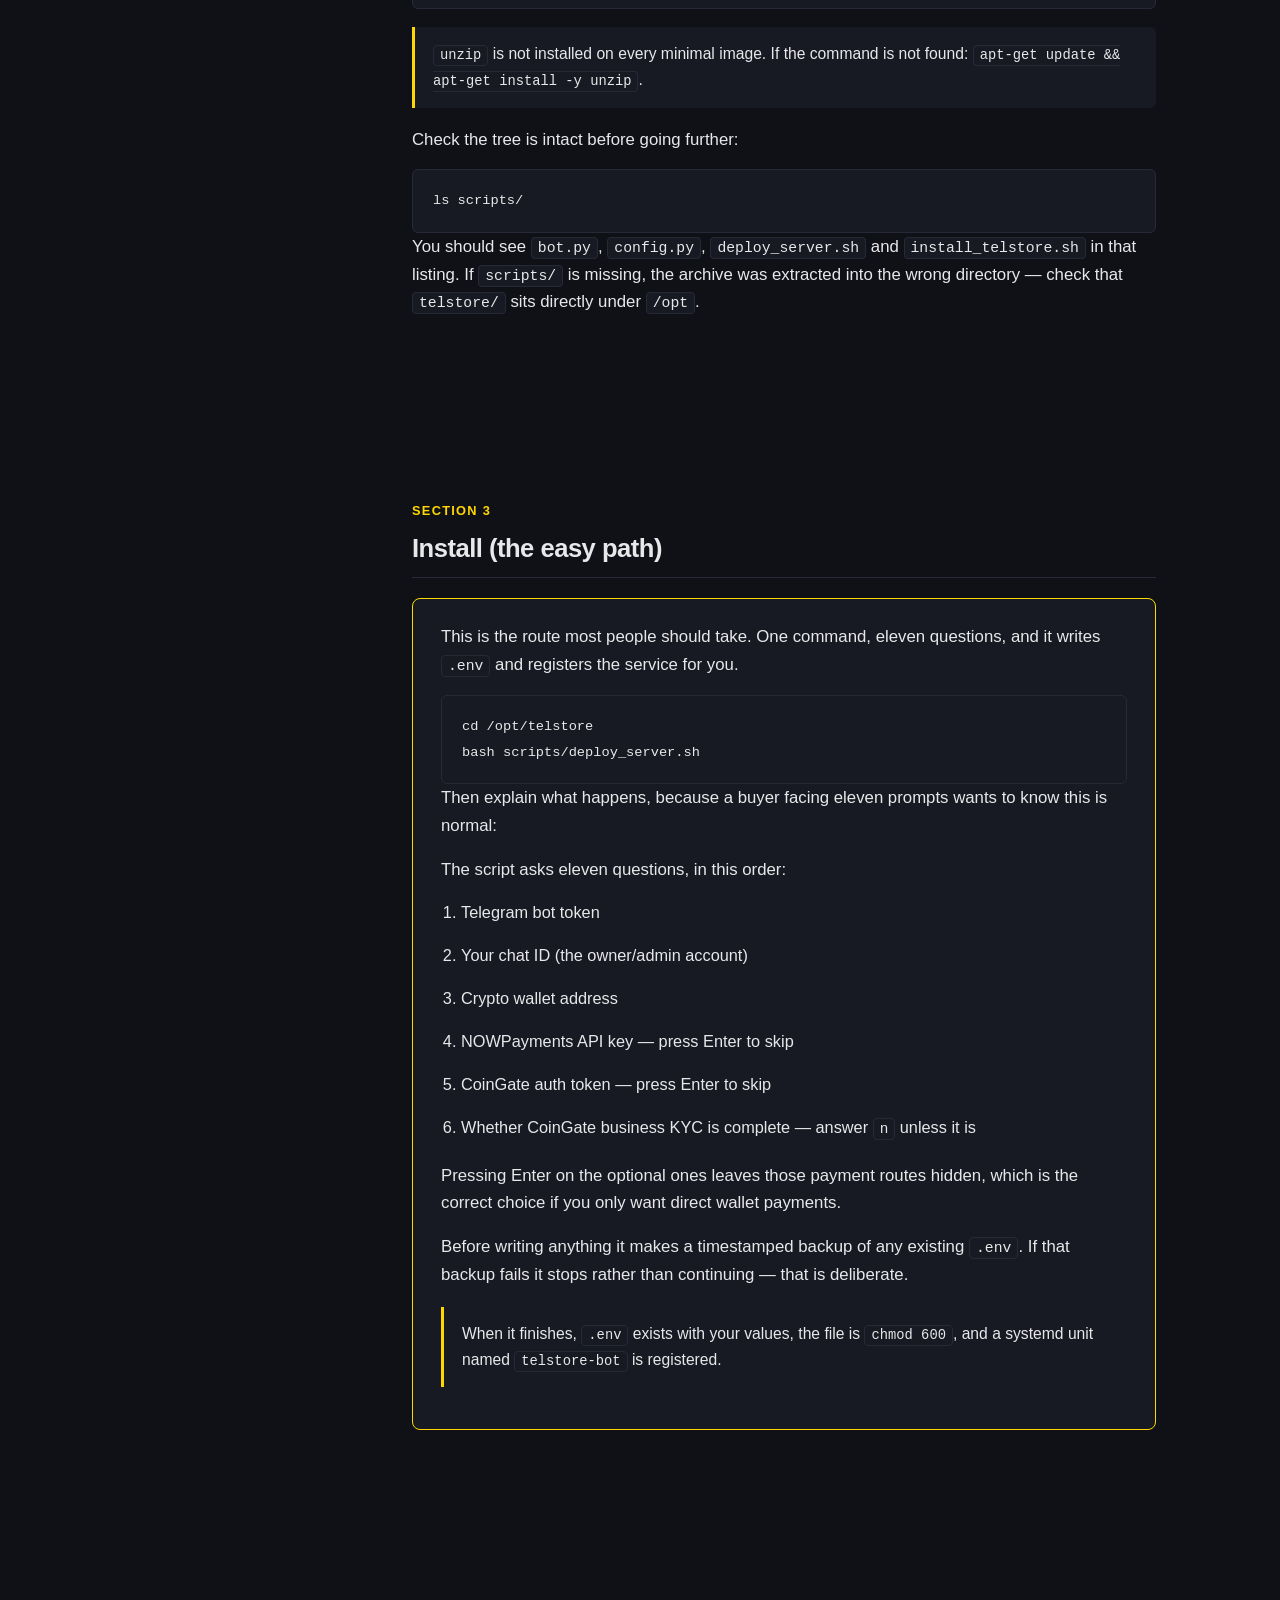
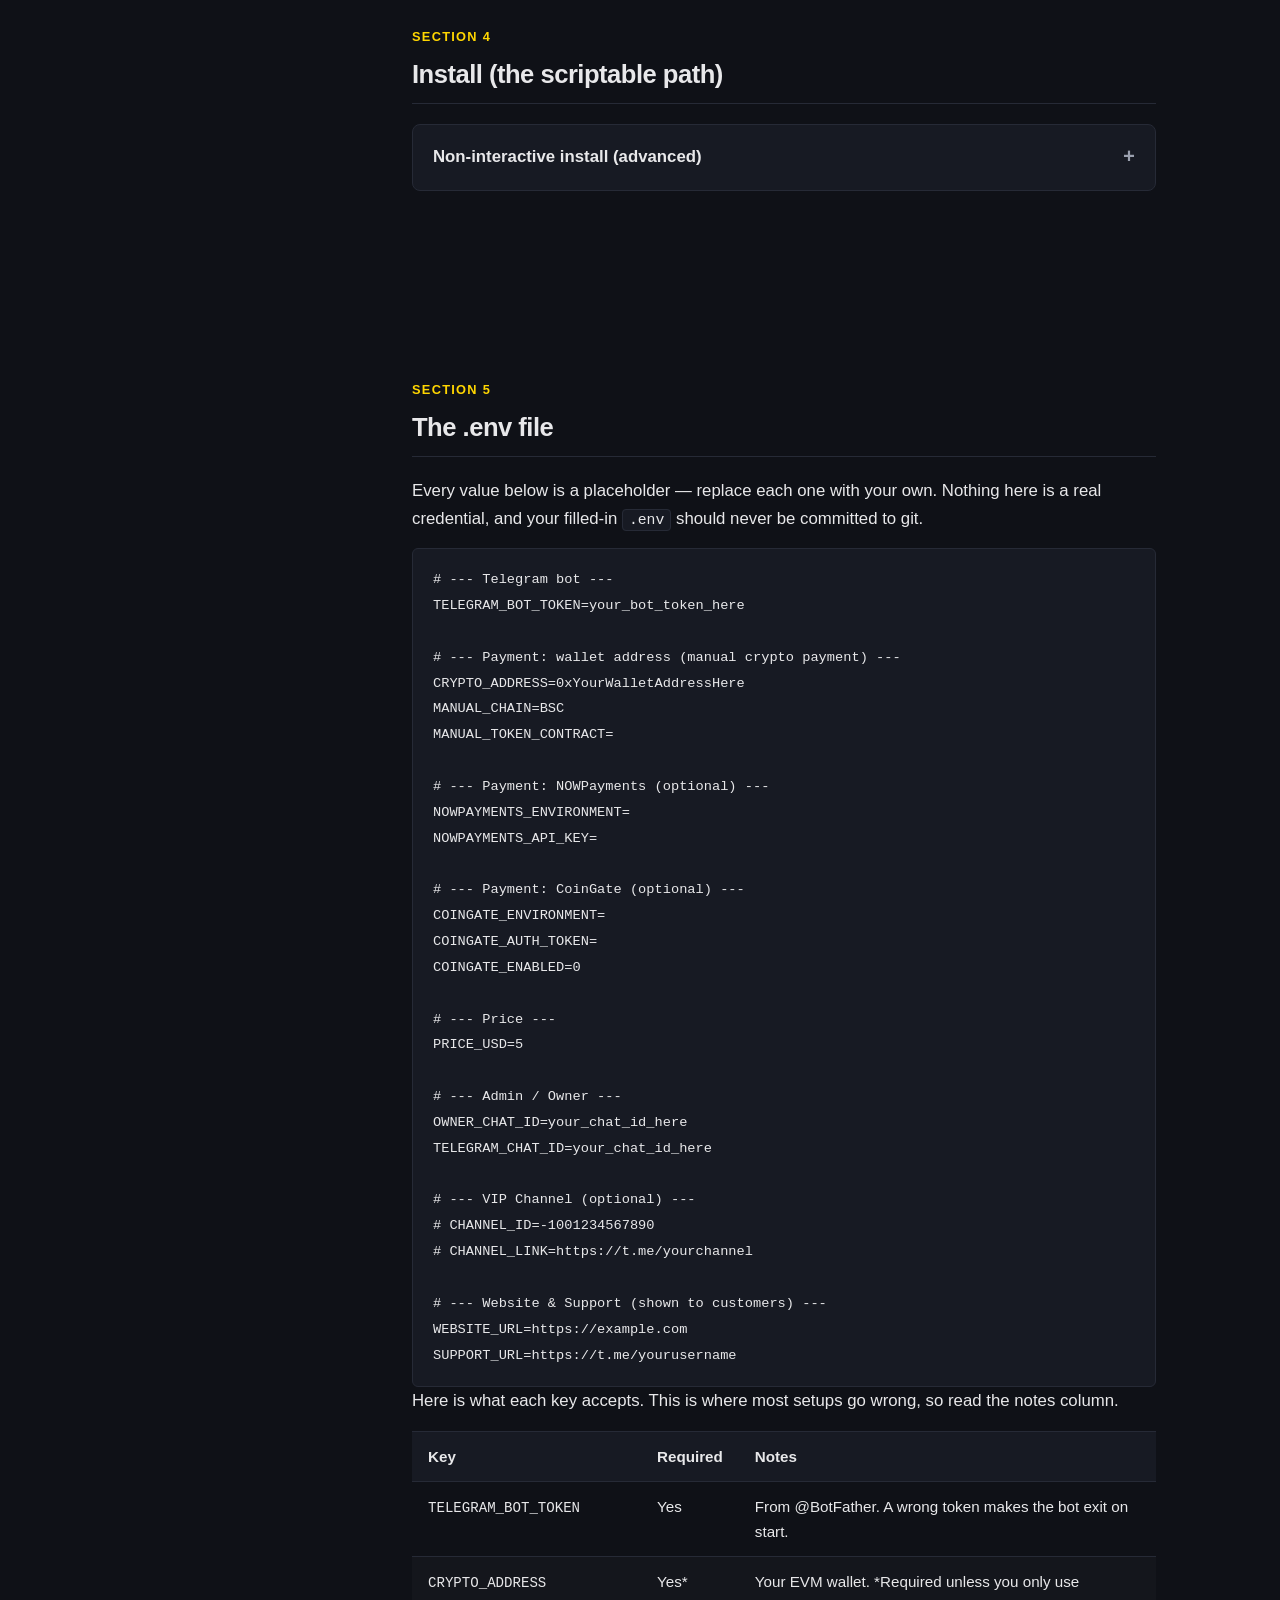
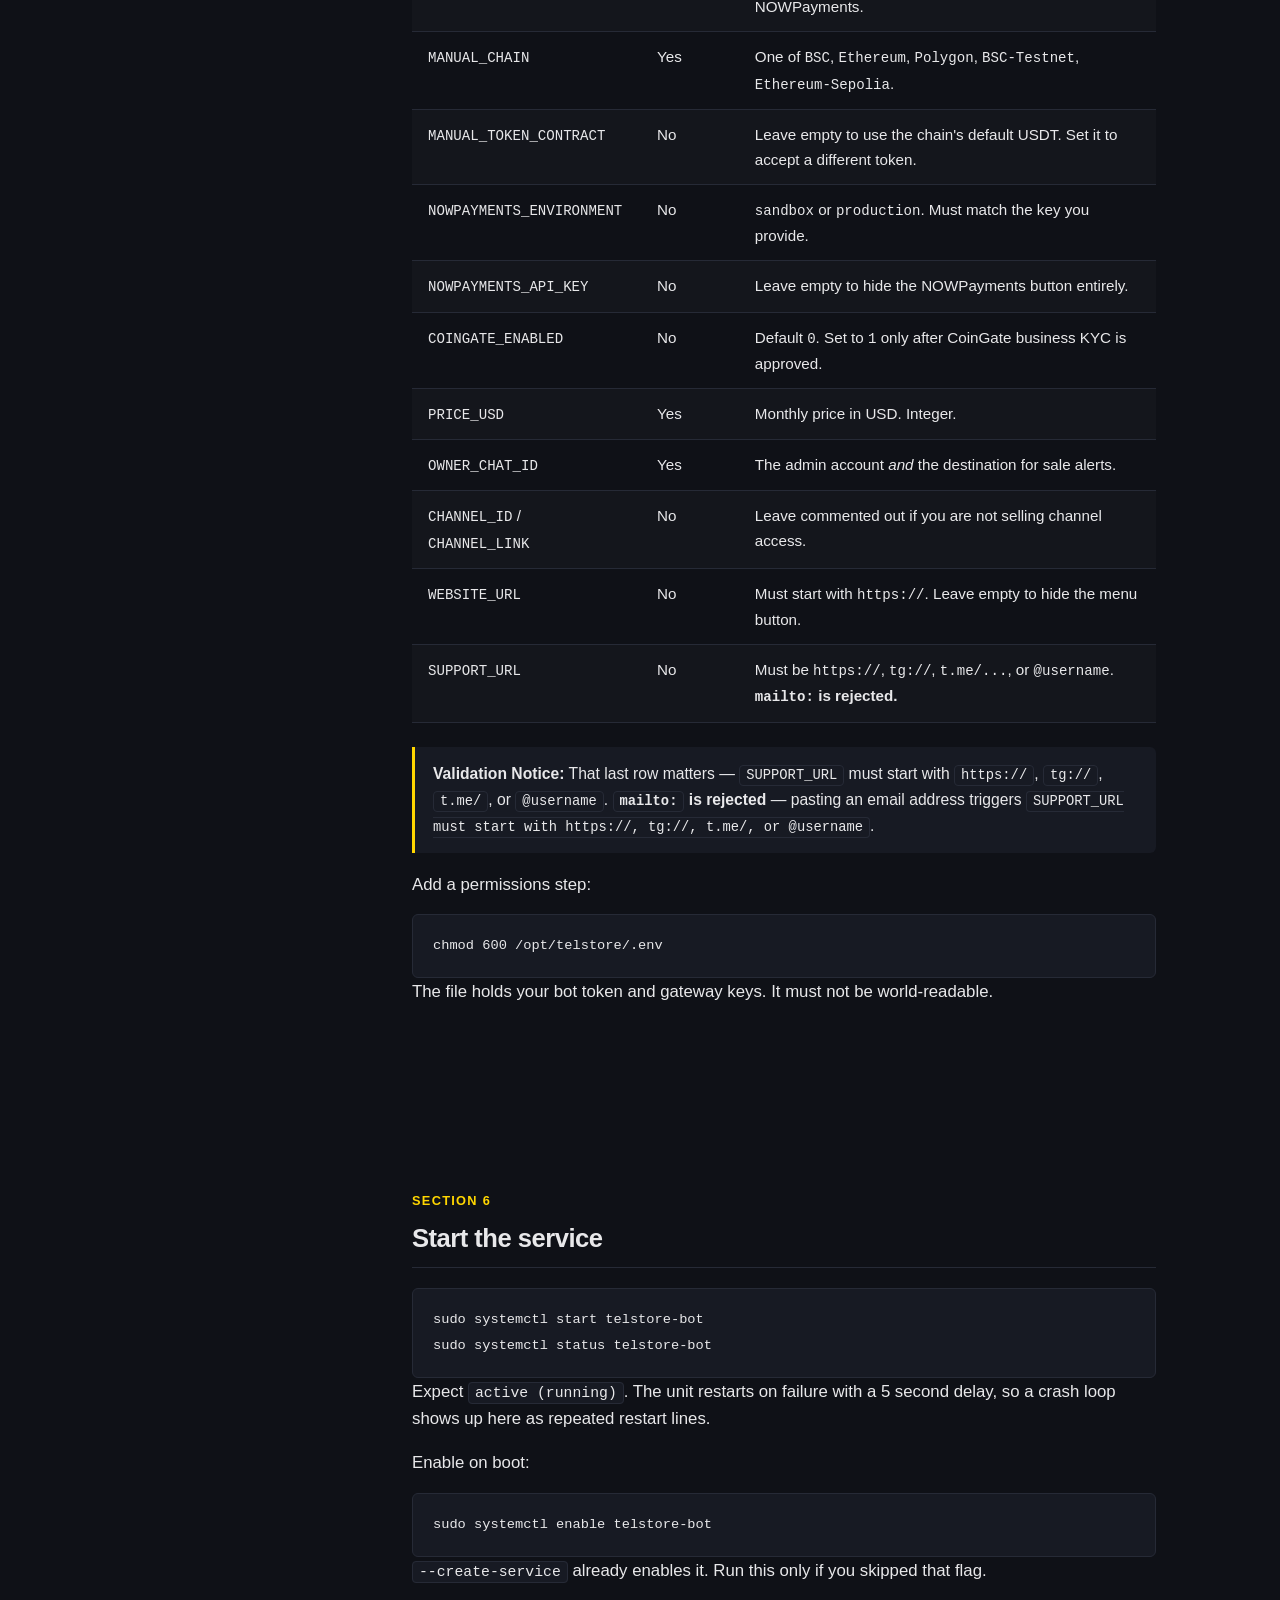
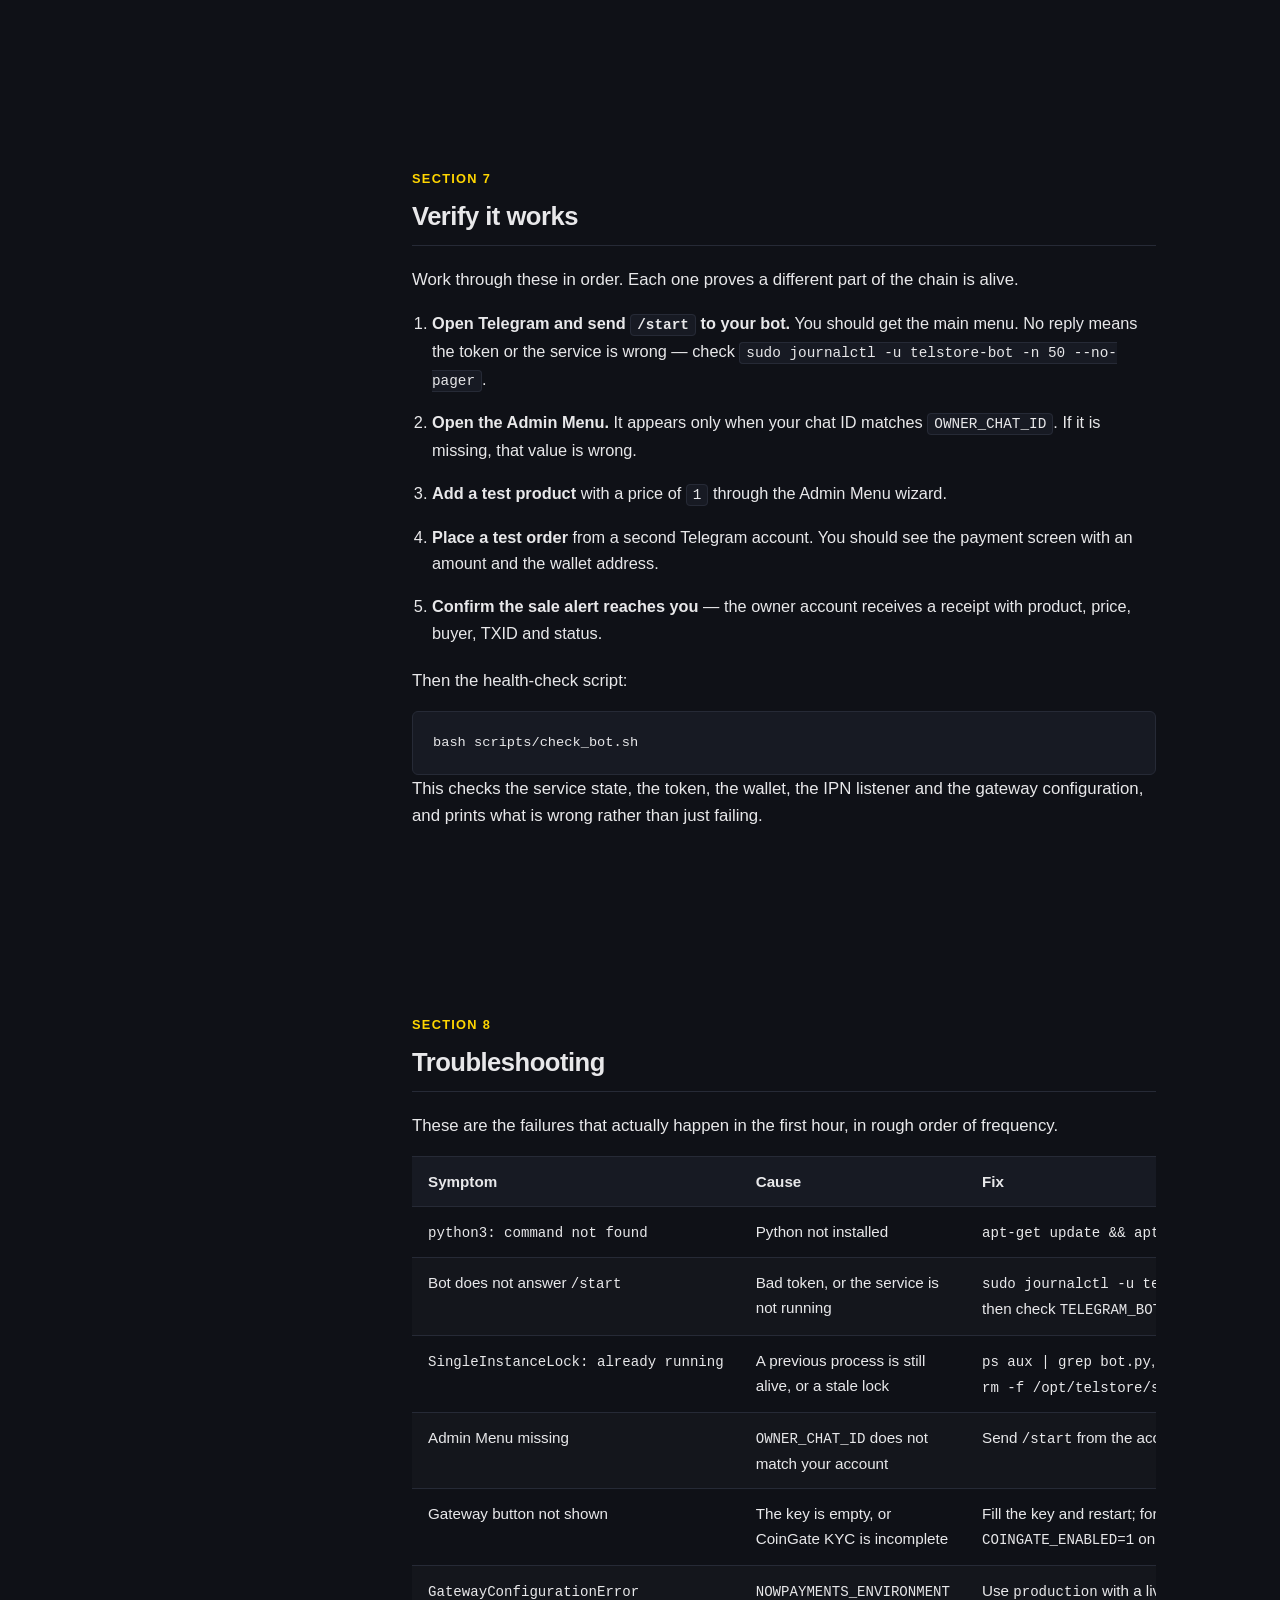
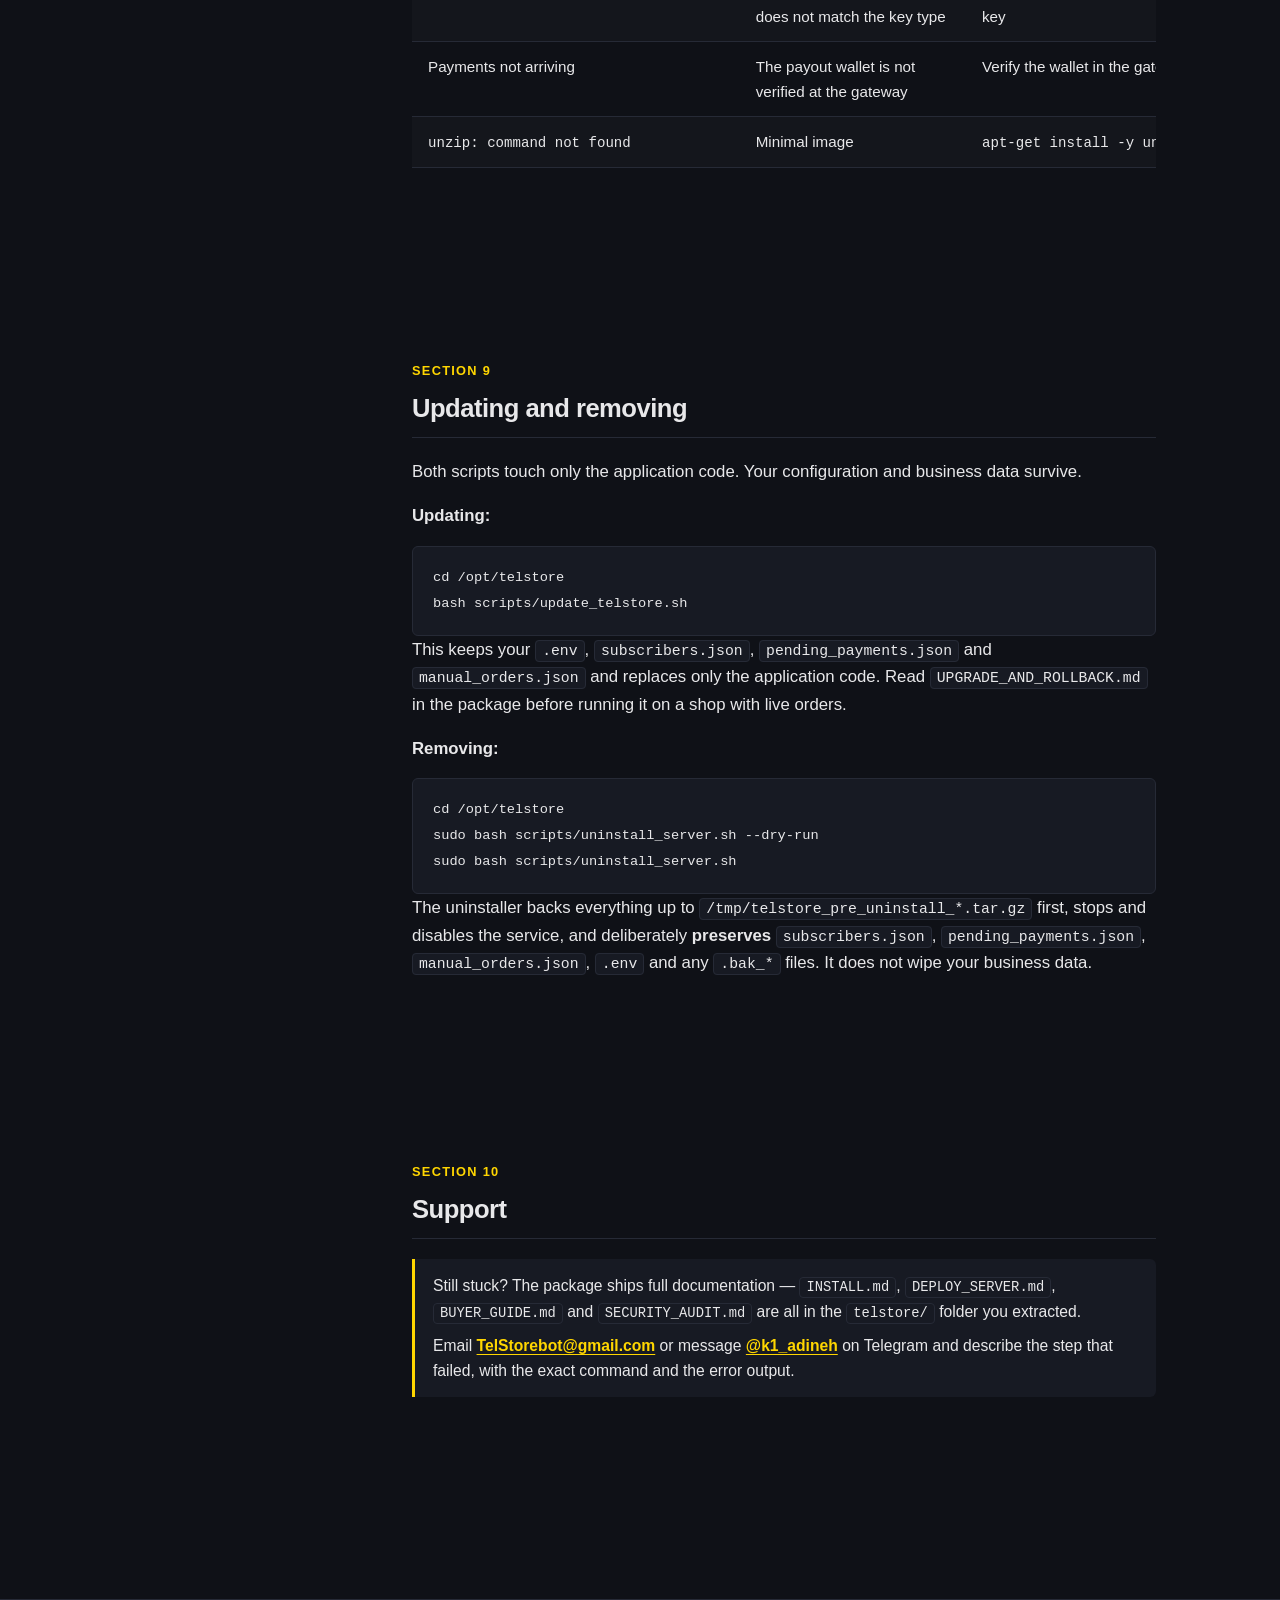
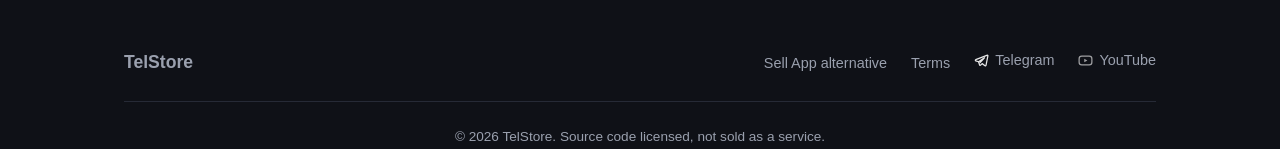
<file: install.html>
<!DOCTYPE html>
<html lang="en">
<head>
  <meta charset="utf-8">
  <meta name="viewport" content="width=device-width, initial-scale=1">
  <title>Install TelStore — server setup guide</title>
  <meta name="description" content="Step-by-step guide to install the TelStore Telegram shop bot on an Ubuntu or Debian VPS: prerequisites, the interactive installer, .env configuration, systemd service, and verification.">
  <link rel="canonical" href="https://telstore.store/install">
  <meta name="robots" content="index, follow">

  <!-- Open Graph / Social Media -->
  <meta property="og:title" content="Install TelStore — server setup guide">
  <meta property="og:description" content="Step-by-step guide to install the TelStore Telegram shop bot on an Ubuntu or Debian VPS: prerequisites, the interactive installer, .env configuration, systemd service, and verification.">
  <meta property="og:type" content="website">
  <meta property="og:site_name" content="TelStore">
  <meta property="og:locale" content="en_US">
  <meta property="og:url" content="https://telstore.store/install">
  <meta property="og:image" content="https://i.ytimg.com/vi/dUZw-DvjTB4/maxresdefault.jpg">
  <meta property="og:image:width" content="1280">
  <meta property="og:image:height" content="720">

  <!-- Twitter Card -->
  <meta name="twitter:card" content="summary_large_image">
  <meta name="twitter:title" content="Install TelStore — server setup guide">
  <meta name="twitter:description" content="Step-by-step guide to install the TelStore Telegram shop bot on an Ubuntu or Debian VPS: prerequisites, the interactive installer, .env configuration, systemd service, and verification.">
  <meta name="twitter:image" content="https://i.ytimg.com/vi/dUZw-DvjTB4/maxresdefault.jpg">

  <link rel="icon" type="image/svg+xml" href="assets/favicon.svg">
  <link rel="preconnect" href="https://www.youtube-nocookie.com" crossorigin>
  <link rel="preconnect" href="https://i.ytimg.com" crossorigin>
  <link rel="stylesheet" href="style.css?v2">
  <script src="main.js?v2" defer></script>
</head>
<body>
  <a href="#main" class="skip-link">Skip to main content</a>

  <!-- Top bar -->
  <header>
    <div class="container nav-container">
      <a href="/" class="wordmark" aria-label="TelStore home">TelStore</a>
      <nav aria-label="Main navigation">
        <ul class="nav-links">
          <li><a href="https://telstore.sell.app/product/telstore-bot-source-code-1">Buy</a></li>
          <li><a href="/docs">Documentation</a></li>
          <li><a href="/install" class="active">Installation</a></li>
          <li><a href="/#contact">Contact</a></li>
        </ul>
      </nav>
    </div>
  </header>

  <main id="main">
    <div class="container docs-layout">
      <!-- Sidebar -->
      <aside class="docs-sidebar">
        <div class="docs-sidebar-title">Installation</div>
        <nav class="docs-nav" aria-label="Installation sections">
          <a href="#before-you-start">Before you start</a>
          <a href="#get-package">Get package</a>
          <a href="#install-easy">Install (easy path)</a>
          <a href="#install-scriptable">Scriptable install</a>
          <a href="#env-file">The .env file</a>
          <a href="#start-service">Start service</a>
          <a href="#verify">Verify</a>
          <a href="#troubleshooting">Troubleshooting</a>
          <a href="#updating-removing">Updating &amp; removing</a>
          <a href="#support">Support</a>
        </nav>
      </aside>

      <!-- Content -->
      <div class="docs-content">
        <header class="docs-intro">
          <h1>Install TelStore — server setup guide</h1>
          <p>Step-by-step guide to install the TelStore Telegram shop bot on an Ubuntu or Debian VPS: prerequisites, the interactive installer, .env configuration, systemd service, and verification.</p>
        </header>

        <!-- Section 1 — Before you start -->
        <section id="before-you-start" class="docs-section">
          <span class="eyebrow">Section 1</span>
          <h2>Before you start</h2>
          <div class="docs-table-wrapper">
            <table class="docs-table">
              <tbody>
                <tr>
                  <td><strong>Server</strong></td>
                  <td>Any Linux VPS. Ubuntu 22.04 / 24.04 and Debian 12 are tested.</td>
                </tr>
                <tr>
                  <td><strong>CPU / RAM</strong></td>
                  <td>1 vCPU and 1 GB RAM is enough. The bot idles around 16 MB.</td>
                </tr>
                <tr>
                  <td><strong>Python</strong></td>
                  <td>3.8 or newer. The installer checks this and stops if it fails.</td>
                </tr>
                <tr>
                  <td><strong>Disk</strong></td>
                  <td>~50 MB for the application. Product files you upload are stored separately.</td>
                </tr>
                <tr>
                  <td><strong>Root access</strong></td>
                  <td>Yes — the installer writes a systemd unit.</td>
                </tr>
                <tr>
                  <td><strong>Bot token</strong></td>
                  <td>From <a href="https://t.me/BotFather" target="_blank" rel="noopener noreferrer">@BotFather</a> → <code>/newbot</code>.</td>
                </tr>
                <tr>
                  <td><strong>Your chat ID</strong></td>
                  <td>From <a href="https://t.me/userinfobot" target="_blank" rel="noopener noreferrer">@userinfobot</a>. This is both the admin account and where sale alerts go.</td>
                </tr>
                <tr>
                  <td><strong>Wallet address</strong></td>
                  <td>Any EVM address you control. Used for direct on-chain payments.</td>
                </tr>
              </tbody>
            </table>
          </div>
          <div class="callout">
            <p>No paid API is required. Direct wallet payments and on-chain verification work with nothing but a bot token and an address. NOWPayments is optional and only needed if you want buyers to pay by card.</p>
          </div>
        </section>

        <!-- Section 2 — Get the package onto the server -->
        <section id="get-package" class="docs-section">
          <span class="eyebrow">Section 2</span>
          <h2>Get the package onto the server</h2>
          <p>The buyer receives <code>TelStore-Bot.zip</code>. Show both routes.</p>
          
          <p><strong>From your own computer:</strong></p>
          <pre><code class="language-bash">scp TelStore-Bot.zip root@YOUR_SERVER_IP:/opt/
ssh root@YOUR_SERVER_IP</code></pre>

          <p><strong>Unzip on the server:</strong></p>
          <pre><code class="language-bash">cd /opt
unzip TelStore-Bot.zip
cd /opt/telstore</code></pre>

          <div class="callout">
            <p><code>unzip</code> is not installed on every minimal image. If the command is not found: <code>apt-get update &amp;&amp; apt-get install -y unzip</code>.</p>
          </div>

          <p>Check the tree is intact before going further:</p>
          <pre><code class="language-bash">ls scripts/</code></pre>
          <p>You should see <code>bot.py</code>, <code>config.py</code>, <code>deploy_server.sh</code> and <code>install_telstore.sh</code> in that listing. If <code>scripts/</code> is missing, the archive was extracted into the wrong directory — check that <code>telstore/</code> sits directly under <code>/opt</code>.</p>
        </section>

        <!-- Section 3 — Install (the easy path) -->
        <section id="install-easy" class="docs-section">
          <span class="eyebrow">Section 3</span>
          <h2>Install (the easy path)</h2>
          <div class="primary-card">
            <p>This is the route most people should take. One command, eleven questions, and it writes <code>.env</code> and registers the service for you.</p>
            <pre><code class="language-bash">cd /opt/telstore
bash scripts/deploy_server.sh</code></pre>

            <p>Then explain what happens, because a buyer facing eleven prompts wants to know this is normal:</p>
            <p>The script asks eleven questions, in this order:</p>
            <ol class="docs-steps">
              <li>Telegram bot token</li>
              <li>Your chat ID (the owner/admin account)</li>
              <li>Crypto wallet address</li>
              <li>NOWPayments API key — press Enter to skip</li>
              <li>CoinGate auth token — press Enter to skip</li>
              <li>Whether CoinGate business KYC is complete — answer <code>n</code> unless it is</li>
            </ol>

            <p>Pressing Enter on the optional ones leaves those payment routes hidden, which is the correct choice if you only want direct wallet payments.</p>
            <p>Before writing anything it makes a timestamped backup of any existing <code>.env</code>. If that backup fails it stops rather than continuing — that is deliberate.</p>

            <div class="callout">
              <p>When it finishes, <code>.env</code> exists with your values, the file is <code>chmod 600</code>, and a systemd unit named <code>telstore-bot</code> is registered.</p>
            </div>
          </div>
        </section>

        <!-- Section 4 — Install (the scriptable path) -->
        <section id="install-scriptable" class="docs-section">
          <span class="eyebrow">Section 4</span>
          <h2>Install (the scriptable path)</h2>
          <details class="docs-details">
            <summary>Non-interactive install (advanced)</summary>
            <div class="details-content">
              <pre><code class="language-bash">cd /opt/telstore
bash scripts/install_telstore.sh --dry-run
sudo bash scripts/install_telstore.sh --create-service</code></pre>

              <p><code>install_telstore.sh</code> does not prompt for anything. It copies <code>scripts/.env.example</code> into place and leaves you to edit <code>.env</code> yourself. It is the right choice when you are provisioning from a script or an Ansible playbook; <code>deploy_server.sh</code> is faster when you are doing this by hand.</p>
              <p>The installer configures systemd and tells you to run <code>sudo systemctl start telstore-bot</code> — it does not start the bot automatically.</p>

              <div class="docs-table-wrapper">
                <table class="docs-table">
                  <thead>
                    <tr>
                      <th>Flag</th>
                      <th>What it does</th>
                    </tr>
                  </thead>
                  <tbody>
                    <tr>
                      <td><code>--dry-run</code></td>
                      <td>Prints every action without changing anything. Run this first.</td>
                    </tr>
                    <tr>
                      <td><code>--create-service</code></td>
                      <td>Writes and enables the systemd unit. Needs root.</td>
                    </tr>
                    <tr>
                      <td><code>--install-dir DIR</code></td>
                      <td>Target directory. Defaults to the current one.</td>
                    </tr>
                    <tr>
                      <td><code>--service-name NAME</code></td>
                      <td>Systemd unit name. Defaults to <code>telstore-bot</code>.</td>
                    </tr>
                    <tr>
                      <td><code>-y</code>, <code>--yes</code></td>
                      <td>Assume yes for prompts. Use with <code>--create-service</code> in automation.</td>
                    </tr>
                    <tr>
                      <td><code>-h</code>, <code>--help</code></td>
                      <td>Print the script's own help text.</td>
                    </tr>
                  </tbody>
                </table>
              </div>

              <div class="callout">
                <p><strong>Warning:</strong> The installer refuses to run against <code>/</code>, <code>/etc</code>, <code>/root</code>, <code>/var</code> or <code>/usr</code> directly. It will stop rather than install into a system directory — that is a safety check, not an error.</p>
              </div>
            </div>
          </details>
        </section>

        <!-- Section 5 — The .env file -->
        <section id="env-file" class="docs-section">
          <span class="eyebrow">Section 5</span>
          <h2>The .env file</h2>
          <p>Every value below is a placeholder — replace each one with your own. Nothing here is a real credential, and your filled-in <code>.env</code> should never be committed to git.</p>
          <pre><code class="language-bash"># --- Telegram bot ---
TELEGRAM_BOT_TOKEN=your_bot_token_here

# --- Payment: wallet address (manual crypto payment) ---
CRYPTO_ADDRESS=0xYourWalletAddressHere
MANUAL_CHAIN=BSC
MANUAL_TOKEN_CONTRACT=

# --- Payment: NOWPayments (optional) ---
NOWPAYMENTS_ENVIRONMENT=
NOWPAYMENTS_API_KEY=

# --- Payment: CoinGate (optional) ---
COINGATE_ENVIRONMENT=
COINGATE_AUTH_TOKEN=
COINGATE_ENABLED=0

# --- Price ---
PRICE_USD=5

# --- Admin / Owner ---
OWNER_CHAT_ID=your_chat_id_here
TELEGRAM_CHAT_ID=your_chat_id_here

# --- VIP Channel (optional) ---
# CHANNEL_ID=-1001234567890
# CHANNEL_LINK=https://t.me/yourchannel

# --- Website & Support (shown to customers) ---
WEBSITE_URL=https://example.com
SUPPORT_URL=https://t.me/yourusername</code></pre>

          <p>Here is what each key accepts. This is where most setups go wrong, so read the notes column.</p>
          <div class="docs-table-wrapper">
            <table class="docs-table">
              <thead>
                <tr>
                  <th>Key</th>
                  <th>Required</th>
                  <th>Notes</th>
                </tr>
              </thead>
              <tbody>
                <tr>
                  <td><code>TELEGRAM_BOT_TOKEN</code></td>
                  <td>Yes</td>
                  <td>From @BotFather. A wrong token makes the bot exit on start.</td>
                </tr>
                <tr>
                  <td><code>CRYPTO_ADDRESS</code></td>
                  <td>Yes*</td>
                  <td>Your EVM wallet. *Required unless you only use NOWPayments.</td>
                </tr>
                <tr>
                  <td><code>MANUAL_CHAIN</code></td>
                  <td>Yes</td>
                  <td>One of <code>BSC</code>, <code>Ethereum</code>, <code>Polygon</code>, <code>BSC-Testnet</code>, <code>Ethereum-Sepolia</code>.</td>
                </tr>
                <tr>
                  <td><code>MANUAL_TOKEN_CONTRACT</code></td>
                  <td>No</td>
                  <td>Leave empty to use the chain's default USDT. Set it to accept a different token.</td>
                </tr>
                <tr>
                  <td><code>NOWPAYMENTS_ENVIRONMENT</code></td>
                  <td>No</td>
                  <td><code>sandbox</code> or <code>production</code>. Must match the key you provide.</td>
                </tr>
                <tr>
                  <td><code>NOWPAYMENTS_API_KEY</code></td>
                  <td>No</td>
                  <td>Leave empty to hide the NOWPayments button entirely.</td>
                </tr>
                <tr>
                  <td><code>COINGATE_ENABLED</code></td>
                  <td>No</td>
                  <td>Default <code>0</code>. Set to <code>1</code> only after CoinGate business KYC is approved.</td>
                </tr>
                <tr>
                  <td><code>PRICE_USD</code></td>
                  <td>Yes</td>
                  <td>Monthly price in USD. Integer.</td>
                </tr>
                <tr>
                  <td><code>OWNER_CHAT_ID</code></td>
                  <td>Yes</td>
                  <td>The admin account <em>and</em> the destination for sale alerts.</td>
                </tr>
                <tr>
                  <td><code>CHANNEL_ID</code> / <code>CHANNEL_LINK</code></td>
                  <td>No</td>
                  <td>Leave commented out if you are not selling channel access.</td>
                </tr>
                <tr>
                  <td><code>WEBSITE_URL</code></td>
                  <td>No</td>
                  <td>Must start with <code>https://</code>. Leave empty to hide the menu button.</td>
                </tr>
                <tr>
                  <td><code>SUPPORT_URL</code></td>
                  <td>No</td>
                  <td>Must be <code>https://</code>, <code>tg://</code>, <code>t.me/...</code>, or <code>@username</code>. <strong><code>mailto:</code> is rejected.</strong></td>
                </tr>
              </tbody>
            </table>
          </div>

          <div class="callout">
            <p><strong>Validation Notice:</strong> That last row matters — <code>SUPPORT_URL</code> must start with <code>https://</code>, <code>tg://</code>, <code>t.me/</code>, or <code>@username</code>. <strong><code>mailto:</code> is rejected</strong> — pasting an email address triggers <code>SUPPORT_URL must start with https://, tg://, t.me/, or @username</code>.</p>
          </div>

          <p>Add a permissions step:</p>
          <pre><code class="language-bash">chmod 600 /opt/telstore/.env</code></pre>
          <p>The file holds your bot token and gateway keys. It must not be world-readable.</p>
        </section>

        <!-- Section 6 — Start the service -->
        <section id="start-service" class="docs-section">
          <span class="eyebrow">Section 6</span>
          <h2>Start the service</h2>
          <pre><code class="language-bash">sudo systemctl start telstore-bot
sudo systemctl status telstore-bot</code></pre>
          <p>Expect <code>active (running)</code>. The unit restarts on failure with a 5 second delay, so a crash loop shows up here as repeated restart lines.</p>

          <p>Enable on boot:</p>
          <pre><code class="language-bash">sudo systemctl enable telstore-bot</code></pre>
          <p><code>--create-service</code> already enables it. Run this only if you skipped that flag.</p>
        </section>

        <!-- Section 7 — Verify it works -->
        <section id="verify" class="docs-section">
          <span class="eyebrow">Section 7</span>
          <h2>Verify it works</h2>
          <p>Work through these in order. Each one proves a different part of the chain is alive.</p>
          <ol class="docs-steps">
            <li>
              <strong>Open Telegram and send <code>/start</code> to your bot.</strong> You should get the main menu. No reply means the token or the service is wrong — check <code>sudo journalctl -u telstore-bot -n 50 --no-pager</code>.
            </li>
            <li>
              <strong>Open the Admin Menu.</strong> It appears only when your chat ID matches <code>OWNER_CHAT_ID</code>. If it is missing, that value is wrong.
            </li>
            <li>
              <strong>Add a test product</strong> with a price of <code>1</code> through the Admin Menu wizard.
            </li>
            <li>
              <strong>Place a test order</strong> from a second Telegram account. You should see the payment screen with an amount and the wallet address.
            </li>
            <li>
              <strong>Confirm the sale alert reaches you</strong> — the owner account receives a receipt with product, price, buyer, TXID and status.
            </li>
          </ol>

          <p>Then the health-check script:</p>
          <pre><code class="language-bash">bash scripts/check_bot.sh</code></pre>
          <p>This checks the service state, the token, the wallet, the IPN listener and the gateway configuration, and prints what is wrong rather than just failing.</p>
        </section>

        <!-- Section 8 — Troubleshooting -->
        <section id="troubleshooting" class="docs-section">
          <span class="eyebrow">Section 8</span>
          <h2>Troubleshooting</h2>
          <p>These are the failures that actually happen in the first hour, in rough order of frequency.</p>
          <div class="docs-table-wrapper">
            <table class="docs-table">
              <thead>
                <tr>
                  <th>Symptom</th>
                  <th>Cause</th>
                  <th>Fix</th>
                </tr>
              </thead>
              <tbody>
                <tr>
                  <td><code>python3: command not found</code></td>
                  <td>Python not installed</td>
                  <td><code>apt-get update &amp;&amp; apt-get install -y python3</code></td>
                </tr>
                <tr>
                  <td>Bot does not answer <code>/start</code></td>
                  <td>Bad token, or the service is not running</td>
                  <td><code>sudo journalctl -u telstore-bot -n 50 --no-pager</code>, then check <code>TELEGRAM_BOT_TOKEN</code></td>
                </tr>
                <tr>
                  <td><code>SingleInstanceLock: already running</code></td>
                  <td>A previous process is still alive, or a stale lock</td>
                  <td><code>ps aux | grep bot.py</code>, then <code>rm -f /opt/telstore/scripts/bot.lock</code></td>
                </tr>
                <tr>
                  <td>Admin Menu missing</td>
                  <td><code>OWNER_CHAT_ID</code> does not match your account</td>
                  <td>Send <code>/start</code> from the account whose ID is in <code>.env</code></td>
                </tr>
                <tr>
                  <td>Gateway button not shown</td>
                  <td>The key is empty, or CoinGate KYC is incomplete</td>
                  <td>Fill the key and restart; for CoinGate set <code>COINGATE_ENABLED=1</code> only after KYC</td>
                </tr>
                <tr>
                  <td><code>GatewayConfigurationError</code></td>
                  <td><code>NOWPAYMENTS_ENVIRONMENT</code> does not match the key type</td>
                  <td>Use <code>production</code> with a live key, <code>sandbox</code> with a sandbox key</td>
                </tr>
                <tr>
                  <td>Payments not arriving</td>
                  <td>The payout wallet is not verified at the gateway</td>
                  <td>Verify the wallet in the gateway dashboard</td>
                </tr>
                <tr>
                  <td><code>unzip: command not found</code></td>
                  <td>Minimal image</td>
                  <td><code>apt-get install -y unzip</code></td>
                </tr>
              </tbody>
            </table>
          </div>
        </section>

        <!-- Section 9 — Updating and removing -->
        <section id="updating-removing" class="docs-section">
          <span class="eyebrow">Section 9</span>
          <h2>Updating and removing</h2>
          <p>Both scripts touch only the application code. Your configuration and business data survive.</p>

          <p><strong>Updating:</strong></p>
          <pre><code class="language-bash">cd /opt/telstore
bash scripts/update_telstore.sh</code></pre>
          <p>This keeps your <code>.env</code>, <code>subscribers.json</code>, <code>pending_payments.json</code> and <code>manual_orders.json</code> and replaces only the application code. Read <code>UPGRADE_AND_ROLLBACK.md</code> in the package before running it on a shop with live orders.</p>

          <p><strong>Removing:</strong></p>
          <pre><code class="language-bash">cd /opt/telstore
sudo bash scripts/uninstall_server.sh --dry-run
sudo bash scripts/uninstall_server.sh</code></pre>
          <p>The uninstaller backs everything up to <code>/tmp/telstore_pre_uninstall_*.tar.gz</code> first, stops and disables the service, and deliberately <strong>preserves</strong> <code>subscribers.json</code>, <code>pending_payments.json</code>, <code>manual_orders.json</code>, <code>.env</code> and any <code>.bak_*</code> files. It does not wipe your business data.</p>
        </section>

        <!-- Section 10 — Support -->
        <section id="support" class="docs-section">
          <span class="eyebrow">Section 10</span>
          <h2>Support</h2>
          <div class="callout">
            <p>Still stuck? The package ships full documentation — <code>INSTALL.md</code>, <code>DEPLOY_SERVER.md</code>, <code>BUYER_GUIDE.md</code> and <code>SECURITY_AUDIT.md</code> are all in the <code>telstore/</code> folder you extracted.</p>
            <p>Email <!--email_off--><strong><a href="mailto:TelStorebot@gmail.com">TelStorebot@gmail.com</a></strong><!--/email_off--> or message <!--email_off--><strong><a href="https://t.me/k1_adineh" target="_blank" rel="noopener noreferrer">@k1_adineh</a></strong><!--/email_off--> on Telegram and describe the step that failed, with the exact command and the error output.</p>
          </div>
        </section>
      </div>
    </div>
  </main>

  <!-- Footer -->
  <footer>
    <div class="container">
      <div class="footer-main">
        <a href="/" class="footer-wordmark">TelStore</a>
        <ul class="footer-links">
          <li><a href="/sellapp-alternative">Sell App alternative</a></li>
          <li><a href="/terms">Terms</a></li>
          <li><a href="https://t.me/k1_adineh" target="_blank" rel="noopener noreferrer" class="footer-tg"><img src="assets/telegram.svg" width="15" height="15" alt="" decoding="async"> Telegram</a></li>
          <li><a href="https://www.youtube.com/watch?v=dUZw-DvjTB4" target="_blank" rel="noopener noreferrer" class="footer-ic"><img src="assets/youtube.svg" width="15" height="15" alt="" decoding="async"> YouTube</a></li>
        </ul>
      </div>
      <div class="footer-bottom">
        <p>© 2026 TelStore. Source code licensed, not sold as a service.</p>
      </div>
    </div>
  </footer>

  <!-- Floating Telegram support button -->
  <a class="tg-fab" href="https://t.me/k1_adineh" target="_blank" rel="noopener noreferrer"
     aria-label="Chat with TelStore support on Telegram">
    <img src="assets/telegram.svg" width="30" height="30" alt="" decoding="async">
    <span class="tg-fab-text">Support</span>
  </a>
</body>
</html>
</file>
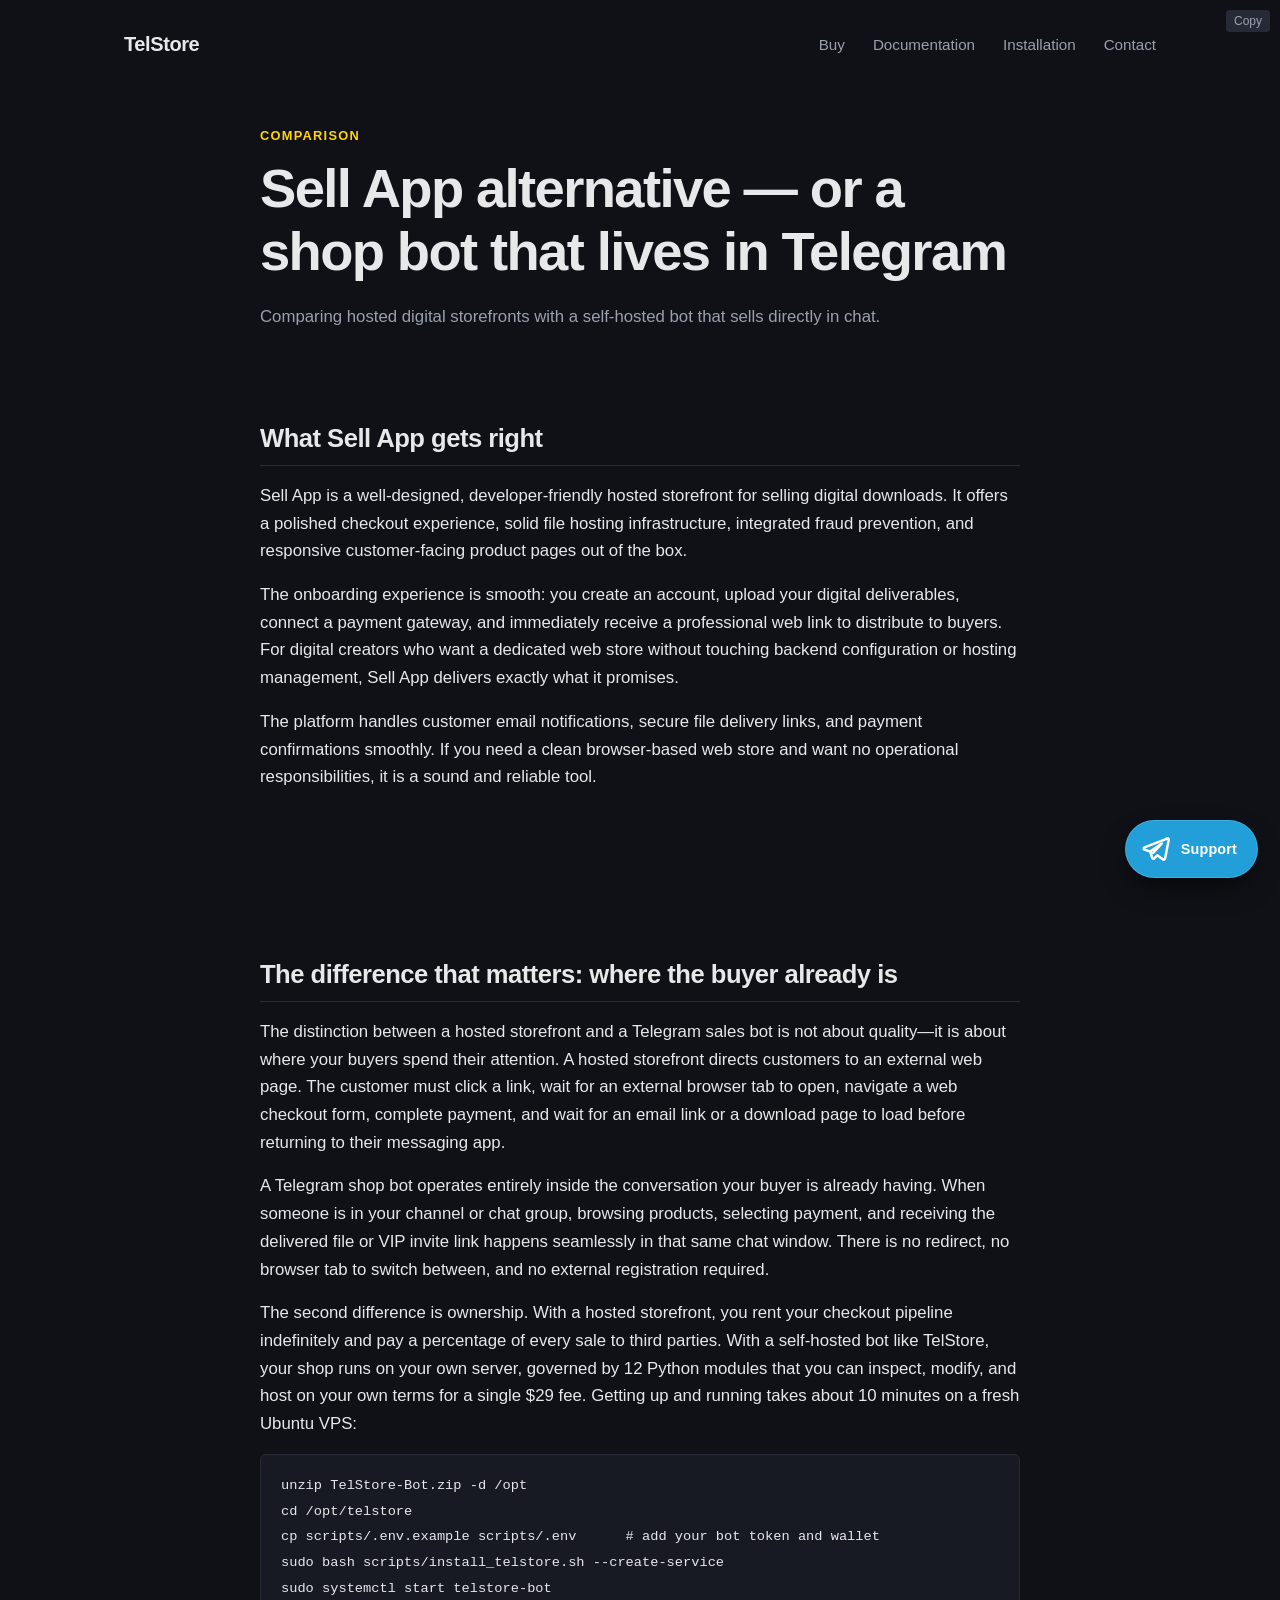
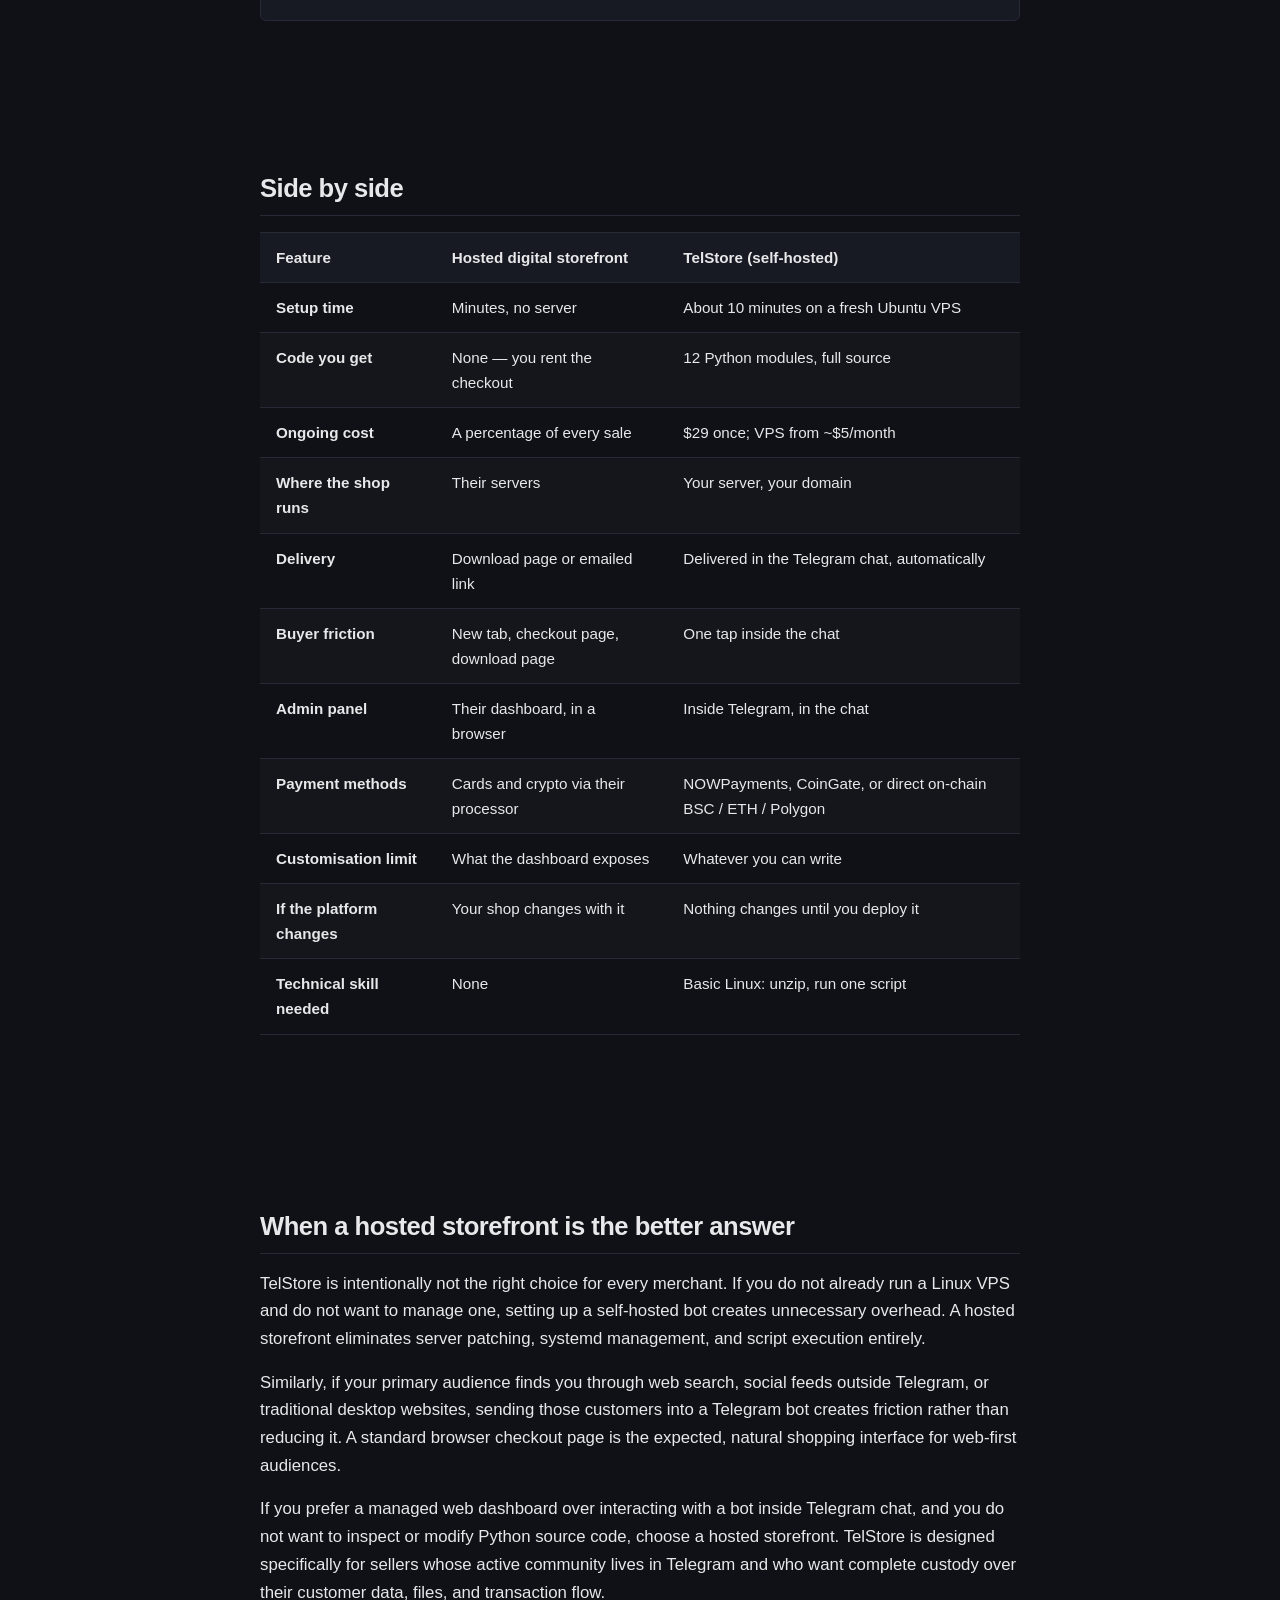
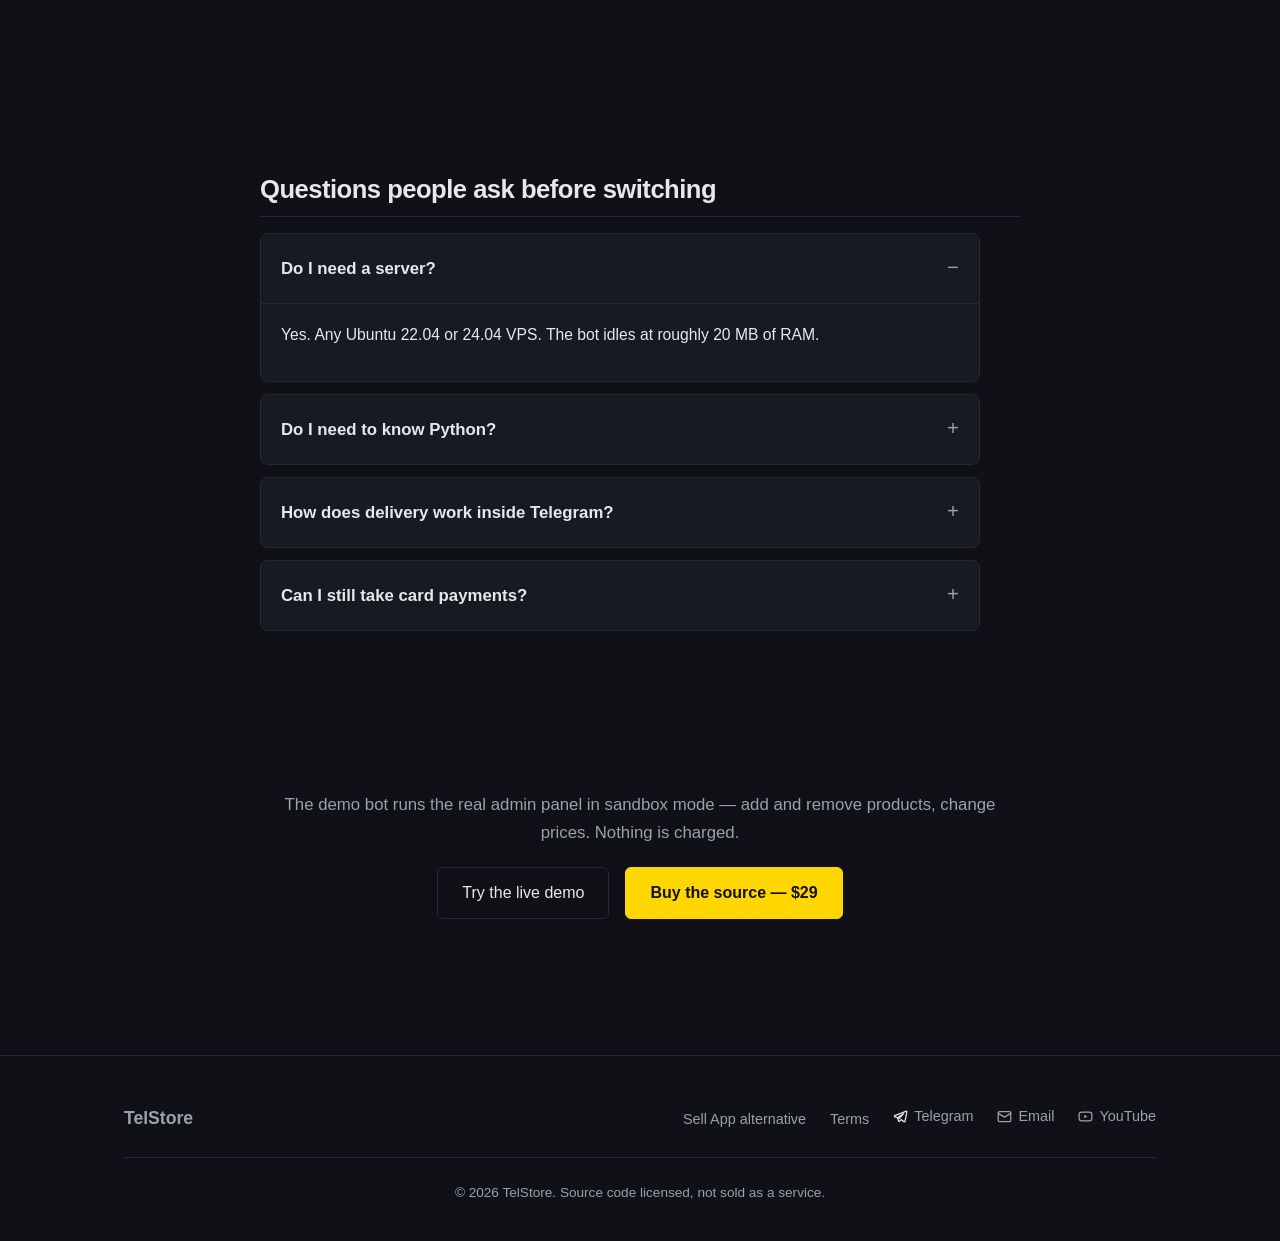
<file: sellapp-alternative.html>
<!DOCTYPE html>
<html lang="en">
<head>
  <meta charset="utf-8">
  <meta name="viewport" content="width=device-width, initial-scale=1">
  <title>Sell App alternative for a Telegram shop bot — hosted store vs own bot</title>
  <meta name="description" content="Sell App is a solid hosted storefront for digital files. Here is where a self-hosted Telegram shop bot differs: delivery inside the chat, no per-sale cut, code you own. $29 source.">
  <script type="application/ld+json">
{
  "@context": "https://schema.org",
  "@type": "FAQPage",
  "mainEntity": [
    {
      "@type": "Question",
      "name": "Do I need a server?",
      "acceptedAnswer": {
        "@type": "Answer",
        "text": "Yes. Any Ubuntu 22.04 or 24.04 VPS. The bot idles at roughly 20 MB of RAM."
      }
    },
    {
      "@type": "Question",
      "name": "Do I need to know Python?",
      "acceptedAnswer": {
        "@type": "Answer",
        "text": "No, to run it. The install is one script. Yes, if you want to change behaviour — that is the point of owning the source."
      }
    },
    {
      "@type": "Question",
      "name": "How does delivery work inside Telegram?",
      "acceptedAnswer": {
        "@type": "Answer",
        "text": "The moment payment confirms, the bot automatically sends the file directly into the buyer's Telegram chat or generates a single-use invite link to your private VIP channel."
      }
    },
    {
      "@type": "Question",
      "name": "Can I still take card payments?",
      "acceptedAnswer": {
        "@type": "Answer",
        "text": "Yes, through NOWPayments, which handles cards as well as crypto."
      }
    }
  ]
}
  </script>

  <link rel="canonical" href="https://telstore.store/sellapp-alternative">
  <meta name="robots" content="index, follow">

  <!-- Open Graph / Social Media -->
  <meta property="og:title" content="Sell App alternative for a Telegram shop bot — hosted store vs own bot">
  <meta property="og:description" content="Sell App is a solid hosted storefront for digital files. Here is where a self-hosted Telegram shop bot differs: delivery inside the chat, no per-sale cut, code you own. $29 source.">
  <meta property="og:type" content="website">
  <meta property="og:site_name" content="TelStore">
  <meta property="og:locale" content="en_US">
  <meta property="og:url" content="https://telstore.store/sellapp-alternative">
  <meta property="og:image" content="https://i.ytimg.com/vi/dUZw-DvjTB4/maxresdefault.jpg">
  <meta property="og:image:width" content="1280">
  <meta property="og:image:height" content="720">

  <!-- Twitter Card -->
  <meta name="twitter:card" content="summary_large_image">
  <meta name="twitter:title" content="Sell App alternative for a Telegram shop bot — hosted store vs own bot">
  <meta name="twitter:description" content="Sell App is a solid hosted storefront for digital files. Here is where a self-hosted Telegram shop bot differs: delivery inside the chat, no per-sale cut, code you own. $29 source.">
  <meta name="twitter:image" content="https://i.ytimg.com/vi/dUZw-DvjTB4/maxresdefault.jpg">

  <link rel="icon" type="image/svg+xml" href="assets/favicon.svg">
  <link rel="preconnect" href="https://www.youtube-nocookie.com" crossorigin>
  <link rel="preconnect" href="https://i.ytimg.com" crossorigin>
  <link rel="stylesheet" href="style.css?v2">
  <script src="main.js?v2" defer></script>
</head>
<body>
  <a href="#main" class="skip-link">Skip to main content</a>

  <!-- Top bar -->
  <header>
    <div class="container nav-container">
      <a href="/" class="wordmark" aria-label="TelStore home">TelStore</a>
      <nav aria-label="Main navigation">
        <ul class="nav-links">
          <li><a href="https://telstore.sell.app/product/telstore-bot-source-code-1">Buy</a></li>
          <li><a href="/docs">Documentation</a></li>
          <li><a href="/install">Installation</a></li>
          <li><a href="/#contact">Contact</a></li>
        </ul>
      </nav>
    </div>
  </header>

  <main id="main">
    <div class="container">
      <div class="terms-content">
        <div class="terms-header">
          <span class="eyebrow">Comparison</span>
          <h1>Sell App alternative — or a shop bot that lives in Telegram</h1>
          <p class="muted">Comparing hosted digital storefronts with a self-hosted bot that sells directly in chat.</p>
        </div>

        <section class="terms-section">
          <h2>What Sell App gets right</h2>
          <p>Sell App is a well-designed, developer-friendly hosted storefront for selling digital downloads. It offers a polished checkout experience, solid file hosting infrastructure, integrated fraud prevention, and responsive customer-facing product pages out of the box.</p>
          <p>The onboarding experience is smooth: you create an account, upload your digital deliverables, connect a payment gateway, and immediately receive a professional web link to distribute to buyers. For digital creators who want a dedicated web store without touching backend configuration or hosting management, Sell App delivers exactly what it promises.</p>
          <p>The platform handles customer email notifications, secure file delivery links, and payment confirmations smoothly. If you need a clean browser-based web store and want no operational responsibilities, it is a sound and reliable tool.</p>
        </section>

        <section class="terms-section">
          <h2>The difference that matters: where the buyer already is</h2>
          <p>The distinction between a hosted storefront and a Telegram sales bot is not about quality—it is about where your buyers spend their attention. A hosted storefront directs customers to an external web page. The customer must click a link, wait for an external browser tab to open, navigate a web checkout form, complete payment, and wait for an email link or a download page to load before returning to their messaging app.</p>
          <p>A Telegram shop bot operates entirely inside the conversation your buyer is already having. When someone is in your channel or chat group, browsing products, selecting payment, and receiving the delivered file or VIP invite link happens seamlessly in that same chat window. There is no redirect, no browser tab to switch between, and no external registration required.</p>
          <p>The second difference is ownership. With a hosted storefront, you rent your checkout pipeline indefinitely and pay a percentage of every sale to third parties. With a self-hosted bot like TelStore, your shop runs on your own server, governed by 12 Python modules that you can inspect, modify, and host on your own terms for a single $29 fee. Getting up and running takes about 10 minutes on a fresh Ubuntu VPS:</p>
          <pre><code class="language-bash">unzip TelStore-Bot.zip -d /opt
cd /opt/telstore
cp scripts/.env.example scripts/.env      # add your bot token and wallet
sudo bash scripts/install_telstore.sh --create-service
sudo systemctl start telstore-bot</code></pre>
        </section>

        <section class="terms-section">
          <h2>Side by side</h2>
          <div class="docs-table-wrapper">
            <table class="docs-table">
              <thead>
                <tr>
                  <th>Feature</th>
                  <th>Hosted digital storefront</th>
                  <th>TelStore (self-hosted)</th>
                </tr>
              </thead>
              <tbody>
                <tr>
                  <td><strong>Setup time</strong></td>
                  <td>Minutes, no server</td>
                  <td>About 10 minutes on a fresh Ubuntu VPS</td>
                </tr>
                <tr>
                  <td><strong>Code you get</strong></td>
                  <td>None — you rent the checkout</td>
                  <td>12 Python modules, full source</td>
                </tr>
                <tr>
                  <td><strong>Ongoing cost</strong></td>
                  <td>A percentage of every sale</td>
                  <td>$29 once; VPS from ~$5/month</td>
                </tr>
                <tr>
                  <td><strong>Where the shop runs</strong></td>
                  <td>Their servers</td>
                  <td>Your server, your domain</td>
                </tr>
                <tr>
                  <td><strong>Delivery</strong></td>
                  <td>Download page or emailed link</td>
                  <td>Delivered in the Telegram chat, automatically</td>
                </tr>
                <tr>
                  <td><strong>Buyer friction</strong></td>
                  <td>New tab, checkout page, download page</td>
                  <td>One tap inside the chat</td>
                </tr>
                <tr>
                  <td><strong>Admin panel</strong></td>
                  <td>Their dashboard, in a browser</td>
                  <td>Inside Telegram, in the chat</td>
                </tr>
                <tr>
                  <td><strong>Payment methods</strong></td>
                  <td>Cards and crypto via their processor</td>
                  <td>NOWPayments, CoinGate, or direct on-chain BSC / ETH / Polygon</td>
                </tr>
                <tr>
                  <td><strong>Customisation limit</strong></td>
                  <td>What the dashboard exposes</td>
                  <td>Whatever you can write</td>
                </tr>
                <tr>
                  <td><strong>If the platform changes</strong></td>
                  <td>Your shop changes with it</td>
                  <td>Nothing changes until you deploy it</td>
                </tr>
                <tr>
                  <td><strong>Technical skill needed</strong></td>
                  <td>None</td>
                  <td>Basic Linux: unzip, run one script</td>
                </tr>
              </tbody>
            </table>
          </div>
        </section>

        <section class="terms-section">
          <h2>When a hosted storefront is the better answer</h2>
          <p>TelStore is intentionally not the right choice for every merchant. If you do not already run a Linux VPS and do not want to manage one, setting up a self-hosted bot creates unnecessary overhead. A hosted storefront eliminates server patching, systemd management, and script execution entirely.</p>
          <p>Similarly, if your primary audience finds you through web search, social feeds outside Telegram, or traditional desktop websites, sending those customers into a Telegram bot creates friction rather than reducing it. A standard browser checkout page is the expected, natural shopping interface for web-first audiences.</p>
          <p>If you prefer a managed web dashboard over interacting with a bot inside Telegram chat, and you do not want to inspect or modify Python source code, choose a hosted storefront. TelStore is designed specifically for sellers whose active community lives in Telegram and who want complete custody over their customer data, files, and transaction flow.</p>
        </section>

        <section class="terms-section">
          <h2>Questions people ask before switching</h2>
          <div class="faq-list">
            <details class="faq-item" open>
              <summary>Do I need a server?</summary>
              <div class="faq-answer">
                <p>Yes. Any Ubuntu 22.04 or 24.04 VPS. The bot idles at roughly 20 MB of RAM.</p>
              </div>
            </details>
            <details class="faq-item">
              <summary>Do I need to know Python?</summary>
              <div class="faq-answer">
                <p>No, to run it. The install is one script. Yes, if you want to change behaviour — that is the point of owning the source.</p>
              </div>
            </details>
            <details class="faq-item">
              <summary>How does delivery work inside Telegram?</summary>
              <div class="faq-answer">
                <p>The moment payment confirms, the bot automatically sends the file directly into the buyer's Telegram chat or generates a single-use invite link to your private VIP channel.</p>
              </div>
            </details>
            <details class="faq-item">
              <summary>Can I still take card payments?</summary>
              <div class="faq-answer">
                <p>Yes, through NOWPayments, which handles cards as well as crypto.</p>
              </div>
            </details>
          </div>
        </section>

        <section class="terms-section" style="margin-top: 48px; text-align: center;">
          <p style="margin-bottom: 20px; color: var(--muted); font-size: 1.05rem;">The demo bot runs the real admin panel in sandbox mode — add and remove products, change prices. Nothing is charged.</p>
          <div class="hero-actions" style="justify-content: center;">
            <a href="https://t.me/demotelstore_bot" target="_blank" rel="noopener noreferrer" class="btn btn-secondary">Try the live demo</a>
            <a href="https://telstore.sell.app/product/telstore-bot-source-code-1" class="btn btn-primary">Buy the source — $29</a>
          </div>
        </section>
      </div>
    </div>
  </main>

  <!-- Footer -->
  <footer>
    <div class="container">
      <div class="footer-main">
        <a href="/" class="footer-wordmark">TelStore</a>
        <ul class="footer-links">
          <li><a href="/sellapp-alternative">Sell App alternative</a></li>
          <li><a href="/terms">Terms</a></li>
          <li><a href="https://t.me/k1_adineh" target="_blank" rel="noopener noreferrer" class="footer-tg"><img src="assets/telegram.svg" width="15" height="15" alt="" decoding="async"> Telegram</a></li>
          <li><!--email_off--><a href="mailto:TelStorebot@gmail.com" class="footer-ic"><img src="assets/email.svg" width="15" height="15" alt="" decoding="async"> Email</a><!--/email_off--></li>
          <li><a href="https://www.youtube.com/watch?v=dUZw-DvjTB4" target="_blank" rel="noopener noreferrer" class="footer-ic"><img src="assets/youtube.svg" width="15" height="15" alt="" decoding="async"> YouTube</a></li>
        </ul>
      </div>
      <div class="footer-bottom">
        <p>© 2026 TelStore. Source code licensed, not sold as a service.</p>
      </div>
    </div>
  </footer>

  <!-- Floating Telegram support button -->
  <a class="tg-fab" href="https://t.me/k1_adineh" target="_blank" rel="noopener noreferrer"
     aria-label="Chat with TelStore support on Telegram">
    <img src="assets/telegram.svg" width="30" height="30" alt="" decoding="async">
    <span class="tg-fab-text">Support</span>
  </a>
</body>
</html>
</file>
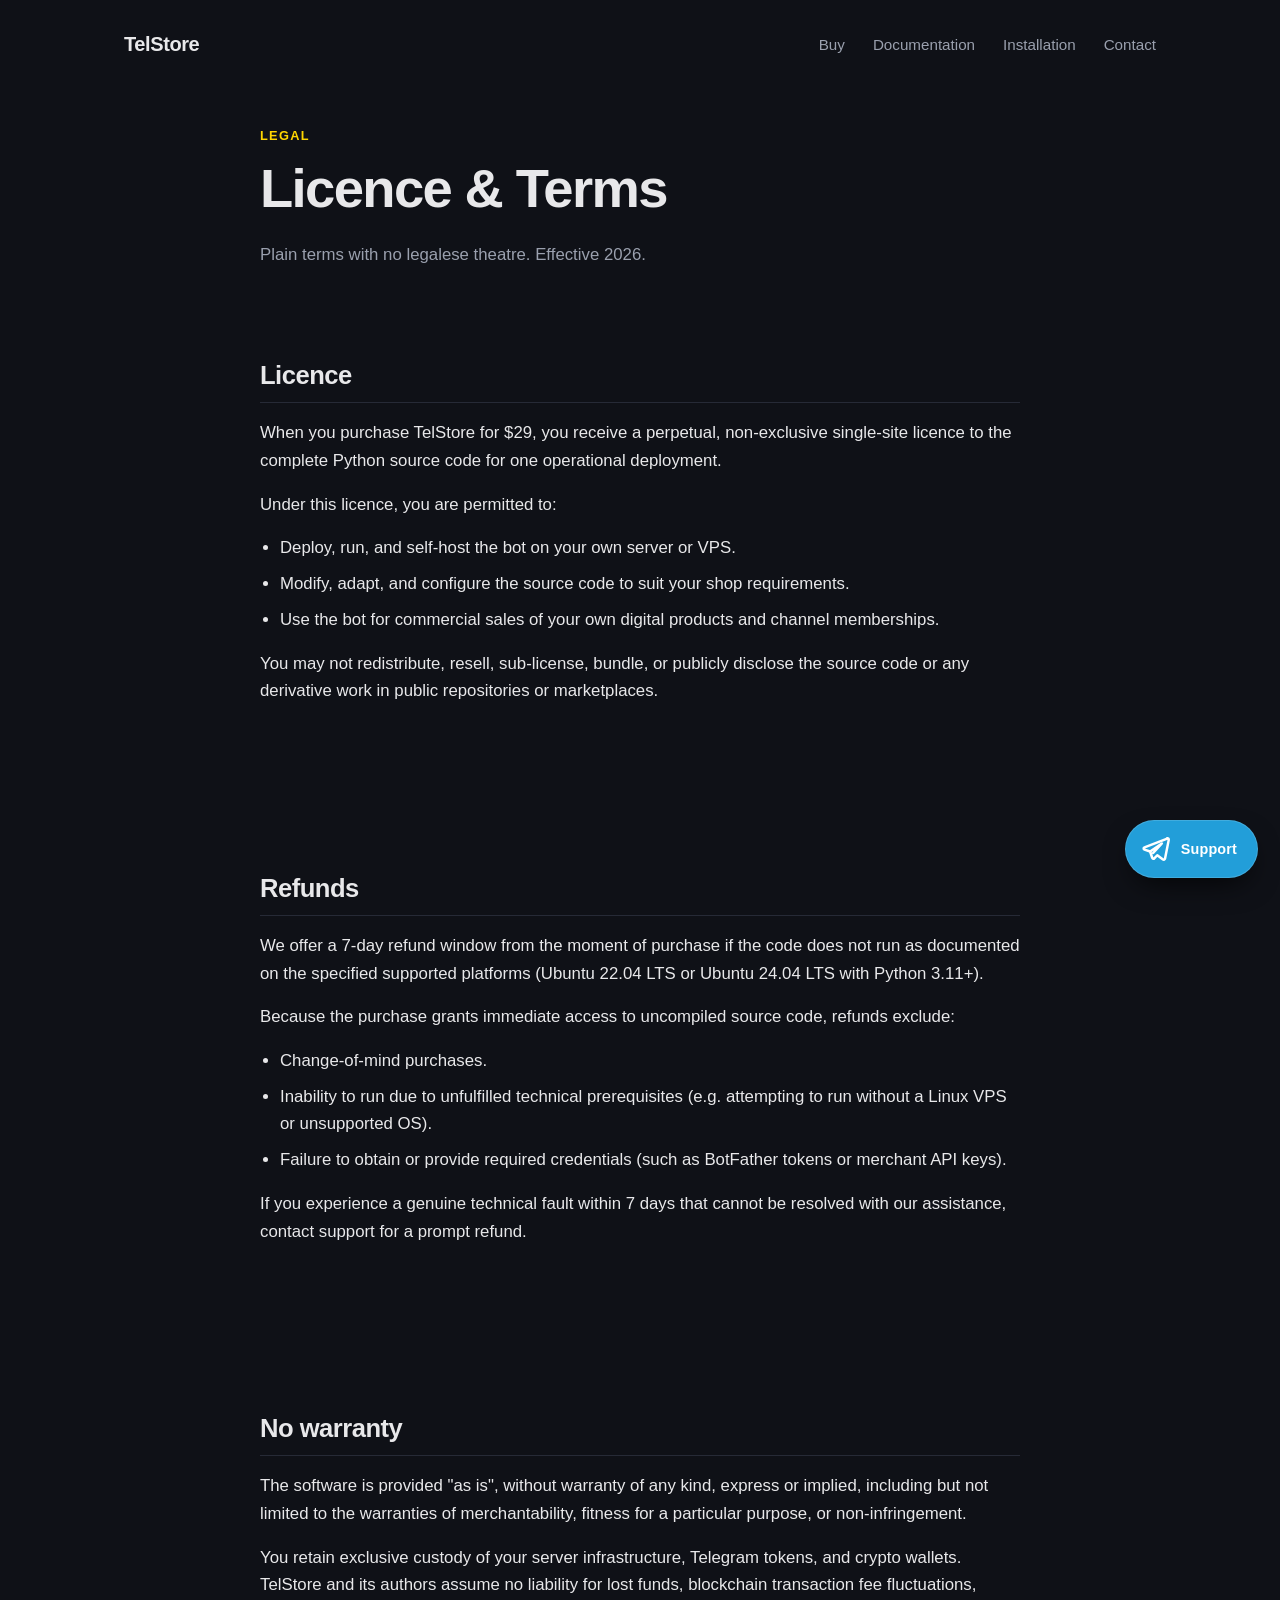
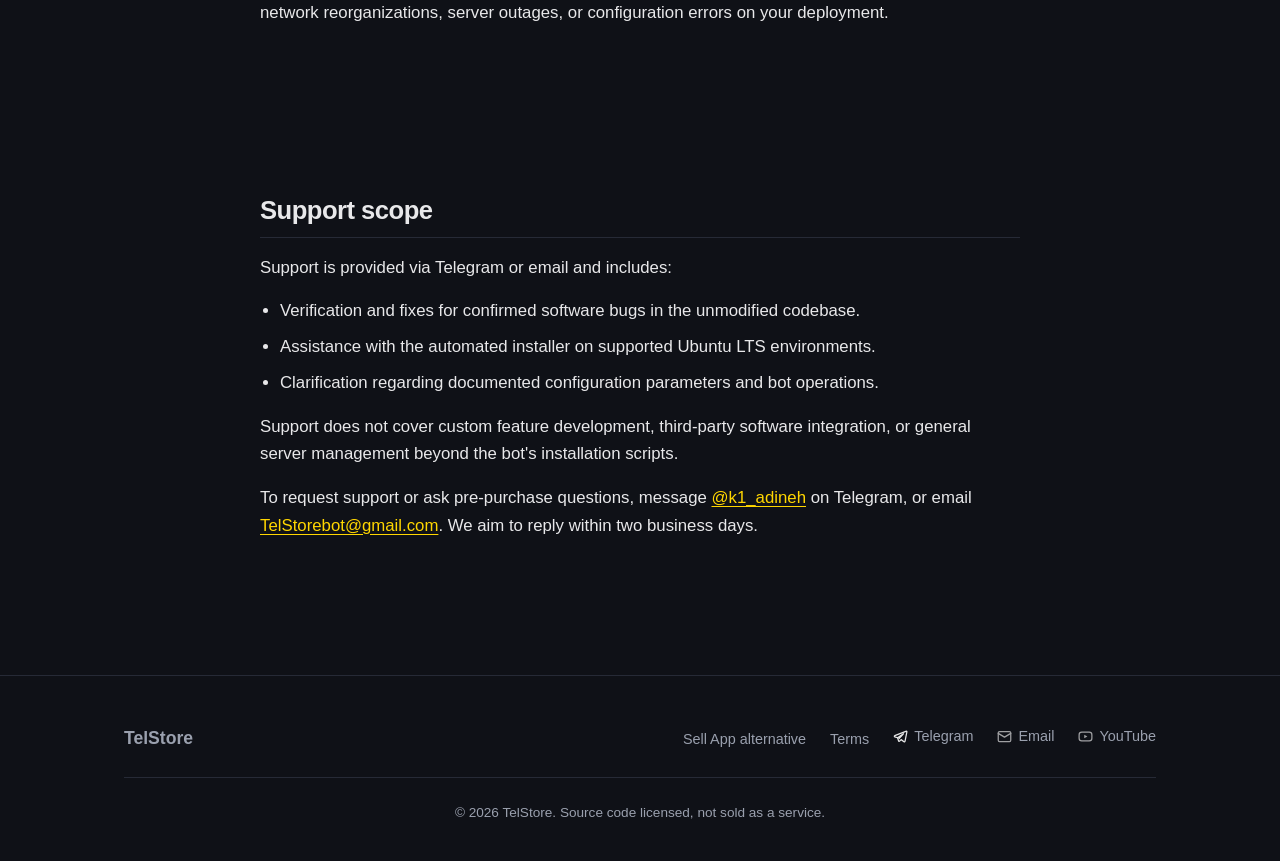
<file: terms.html>
<!DOCTYPE html>
<html lang="en">
<head>
  <meta charset="utf-8">
  <meta name="viewport" content="width=device-width, initial-scale=1">
  <title>Licence & Terms — TelStore</title>
  <meta name="description" content="Licence agreement, refund policy, warranty disclaimer, and support scope for the TelStore source code.">
  <link rel="canonical" href="https://telstore.store/terms">
  <meta name="robots" content="index, follow">

  <!-- Open Graph / Social Media -->
  <meta property="og:title" content="Licence & Terms — TelStore">
  <meta property="og:description" content="Licence agreement, refund policy, warranty disclaimer, and support scope for the TelStore source code.">
  <meta property="og:type" content="website">
  <meta property="og:site_name" content="TelStore">
  <meta property="og:locale" content="en_US">
  <meta property="og:url" content="https://telstore.store/terms">
  <meta property="og:image" content="https://i.ytimg.com/vi/dUZw-DvjTB4/maxresdefault.jpg">
  <meta property="og:image:width" content="1280">
  <meta property="og:image:height" content="720">

  <!-- Twitter Card -->
  <meta name="twitter:card" content="summary_large_image">
  <meta name="twitter:title" content="Licence & Terms — TelStore">
  <meta name="twitter:description" content="Licence agreement, refund policy, warranty disclaimer, and support scope for the TelStore source code.">
  <meta name="twitter:image" content="https://i.ytimg.com/vi/dUZw-DvjTB4/maxresdefault.jpg">

  <link rel="icon" type="image/svg+xml" href="assets/favicon.svg">
  <link rel="preconnect" href="https://www.youtube-nocookie.com" crossorigin>
  <link rel="preconnect" href="https://i.ytimg.com" crossorigin>
  <link rel="stylesheet" href="style.css?v2">
  <script src="main.js?v2" defer></script>
</head>
<body>
  <a href="#main" class="skip-link">Skip to main content</a>

  <!-- Top bar -->
  <header>
    <div class="container nav-container">
      <a href="/" class="wordmark" aria-label="TelStore home">TelStore</a>
      <nav aria-label="Main navigation">
        <ul class="nav-links">
          <li><a href="https://telstore.sell.app/product/telstore-bot-source-code-1">Buy</a></li>
          <li><a href="/docs">Documentation</a></li>
          <li><a href="/install">Installation</a></li>
          <li><a href="/#contact">Contact</a></li>
        </ul>
      </nav>
    </div>
  </header>

  <main id="main">
    <div class="container">
      <div class="terms-content">
        <div class="terms-header">
          <span class="eyebrow">Legal</span>
          <h1>Licence & Terms</h1>
          <p class="muted">Plain terms with no legalese theatre. Effective 2026.</p>
        </div>

        <section id="licence" class="terms-section">
          <h2>Licence</h2>
          <p>When you purchase TelStore for $29, you receive a perpetual, non-exclusive single-site licence to the complete Python source code for one operational deployment.</p>
          <p>Under this licence, you are permitted to:</p>
          <ul>
            <li>Deploy, run, and self-host the bot on your own server or VPS.</li>
            <li>Modify, adapt, and configure the source code to suit your shop requirements.</li>
            <li>Use the bot for commercial sales of your own digital products and channel memberships.</li>
          </ul>
          <p>You may not redistribute, resell, sub-license, bundle, or publicly disclose the source code or any derivative work in public repositories or marketplaces.</p>
        </section>

        <section id="refunds" class="terms-section">
          <h2>Refunds</h2>
          <p>We offer a 7-day refund window from the moment of purchase if the code does not run as documented on the specified supported platforms (Ubuntu 22.04 LTS or Ubuntu 24.04 LTS with Python 3.11+).</p>
          <p>Because the purchase grants immediate access to uncompiled source code, refunds exclude:</p>
          <ul>
            <li>Change-of-mind purchases.</li>
            <li>Inability to run due to unfulfilled technical prerequisites (e.g. attempting to run without a Linux VPS or unsupported OS).</li>
            <li>Failure to obtain or provide required credentials (such as BotFather tokens or merchant API keys).</li>
          </ul>
          <p>If you experience a genuine technical fault within 7 days that cannot be resolved with our assistance, contact support for a prompt refund.</p>
        </section>

        <section id="warranty" class="terms-section">
          <h2>No warranty</h2>
          <p>The software is provided "as is", without warranty of any kind, express or implied, including but not limited to the warranties of merchantability, fitness for a particular purpose, or non-infringement.</p>
          <p>You retain exclusive custody of your server infrastructure, Telegram tokens, and crypto wallets. TelStore and its authors assume no liability for lost funds, blockchain transaction fee fluctuations, network reorganizations, server outages, or configuration errors on your deployment.</p>
        </section>

        <section id="support" class="terms-section">
          <h2>Support scope</h2>
          <p>Support is provided via Telegram or email and includes:</p>
          <ul>
            <li>Verification and fixes for confirmed software bugs in the unmodified codebase.</li>
            <li>Assistance with the automated installer on supported Ubuntu LTS environments.</li>
            <li>Clarification regarding documented configuration parameters and bot operations.</li>
          </ul>
          <p>Support does not cover custom feature development, third-party software integration, or general server management beyond the bot's installation scripts.</p>
          <p>To request support or ask pre-purchase questions, message <a href="https://t.me/k1_adineh" target="_blank" rel="noopener noreferrer">@k1_adineh</a> on Telegram, or email <!--email_off--><a href="mailto:TelStorebot@gmail.com">TelStorebot@gmail.com</a><!--/email_off-->. We aim to reply within two business days.</p>
        </section>
      </div>
    </div>
  </main>

  <!-- Footer -->
  <footer>
    <div class="container">
      <div class="footer-main">
        <a href="/" class="footer-wordmark">TelStore</a>
        <ul class="footer-links">
          <li><a href="/sellapp-alternative">Sell App alternative</a></li>
          <li><a href="/terms">Terms</a></li>
          <li><a href="https://t.me/k1_adineh" target="_blank" rel="noopener noreferrer" class="footer-tg"><img src="assets/telegram.svg" width="15" height="15" alt="" decoding="async"> Telegram</a></li>
          <li><!--email_off--><a href="mailto:TelStorebot@gmail.com" class="footer-ic"><img src="assets/email.svg" width="15" height="15" alt="" decoding="async"> Email</a><!--/email_off--></li>
          <li><a href="https://www.youtube.com/watch?v=dUZw-DvjTB4" target="_blank" rel="noopener noreferrer" class="footer-ic"><img src="assets/youtube.svg" width="15" height="15" alt="" decoding="async"> YouTube</a></li>
        </ul>
      </div>
      <div class="footer-bottom">
        <p>© 2026 TelStore. Source code licensed, not sold as a service.</p>
      </div>
    </div>
  </footer>

  <!-- Floating Telegram support button -->
  <a class="tg-fab" href="https://t.me/k1_adineh" target="_blank" rel="noopener noreferrer"
     aria-label="Chat with TelStore support on Telegram">
    <img src="assets/telegram.svg" width="30" height="30" alt="" decoding="async">
    <span class="tg-fab-text">Support</span>
  </a>
</body>
</html>
</file>
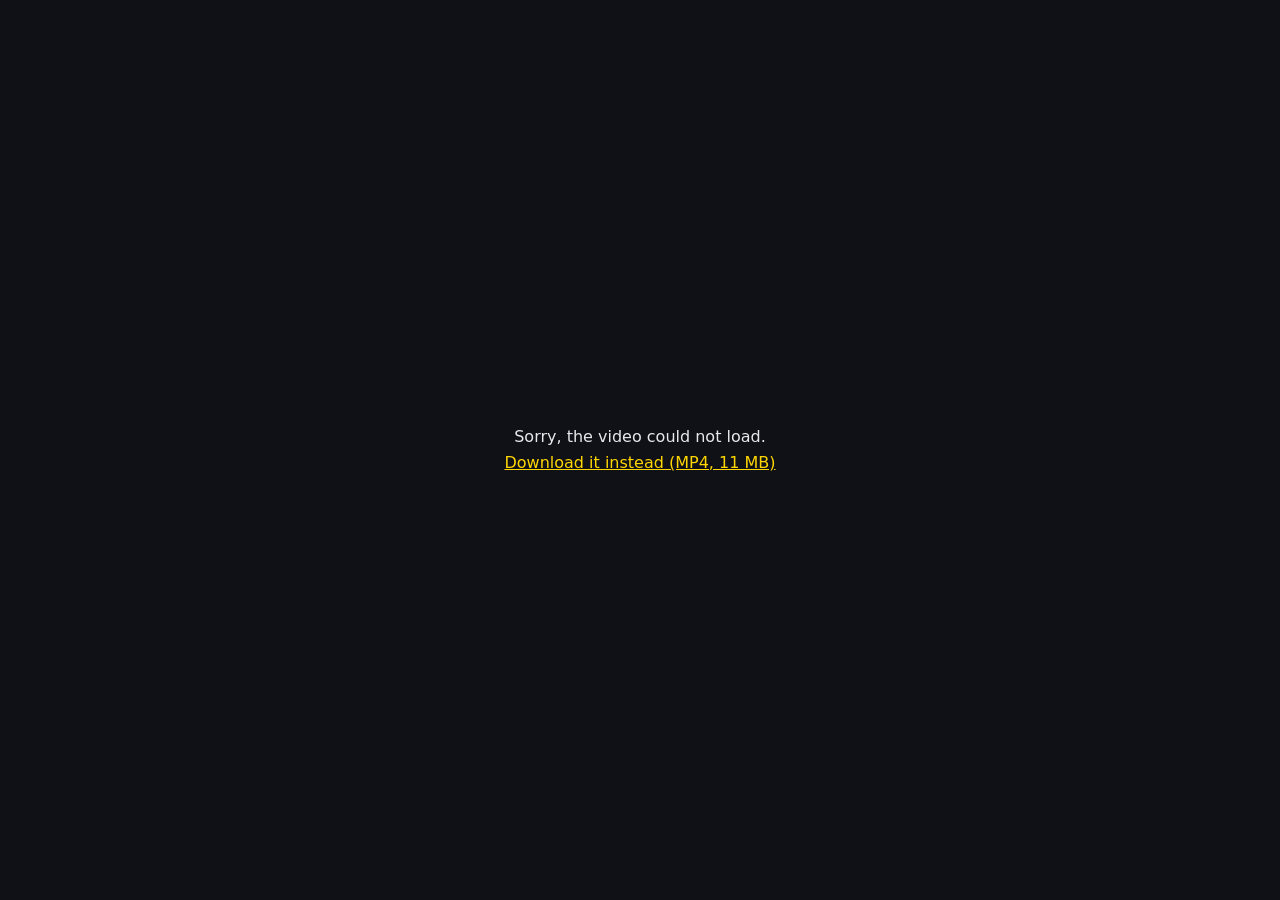
<file: video.html>
<!DOCTYPE html>
<html lang="en">
<head>
<meta charset="UTF-8">
<meta name="viewport" content="width=device-width, initial-scale=1.0">
<link rel="canonical" href="https://telstore.store/">
  <title>TelStore Bot — 2 minute demo</title>
<style>
  :root { color-scheme: dark; }
  * { box-sizing: border-box; margin: 0; padding: 0; }
  html { height: 100%; }
  body {
    min-height: 100%;
    background: #0f1117;
    display: flex;
    align-items: center;
    justify-content: center;
    padding: 0;
  }
  .frame { width: 100%; max-width: 100vw; }
  video {
    width: 100%;
    height: auto;
    max-height: 100vh;
    display: block;
    background: #000;
    object-fit: contain;
  }
  .fallback {
    color: #e8e8ea;
    font-family: system-ui, sans-serif;
    padding: 28px;
    text-align: center;
    line-height: 1.6;
  }
  .fallback a { color: #ffd600; }
</style>
</head>
<body>
  <div class="frame">
    <video controls playsinline preload="metadata"
           poster="video/TelStore-Demo-thumb.png"
           src="video/TelStore-Demo.mp4">
      <p class="fallback">
        Your browser cannot play this video.
        <a href="video/TelStore-Demo.mp4">Download the demo (MP4, 11 MB)</a>
      </p>
    </video>
  </div>
  <script>
    // If the video fails, make the failure obvious rather than showing a black box.
    var v = document.querySelector('video');
    v.addEventListener('error', function () {
      document.body.innerHTML =
        '<div class="fallback"><p>Sorry, the video could not load.</p>' +
        '<p><a href="video/TelStore-Demo.mp4">Download it instead (MP4, 11 MB)</a></p></div>';
    });
  </script>
  <p style="text-align:center;margin-top:24px"><a href="https://telstore.store/" style="color:#ffd600">Back to telstore.store</a></p>
</body>
</html>
</file>
<file: style.css>
:root {
  --bg: #0f1117;
  --surface: #171a23;
  --border: #262a36;
  --text: #e8e8ea;
  --muted: #9aa0ae;
  --accent: #ffd600;
  --accent-ink: #0f1117;
}

*, *::before, *::after {
  box-sizing: border-box;
  margin: 0;
  padding: 0;
}

html {
  scroll-behavior: smooth;
}

body {
  background-color: var(--bg);
  color: var(--text);
  font-family: -apple-system, BlinkMacSystemFont, "Segoe UI", Roboto, Helvetica, Arial, sans-serif;
  font-size: 1.05rem;
  line-height: 1.65;
  -webkit-font-smoothing: antialiased;
  -moz-osx-font-smoothing: grayscale;
}

/* Accessibility skip link */
.skip-link {
  position: absolute;
  top: -60px;
  left: 24px;
  background-color: var(--accent);
  color: var(--accent-ink);
  padding: 10px 18px;
  font-weight: 700;
  border-radius: 4px;
  text-decoration: none;
  z-index: 999;
  transition: top 0.15s ease-out;
}

.skip-link:focus {
  top: 16px;
}

:focus-visible {
  outline: 2px solid var(--accent);
  outline-offset: 3px;
}

/* Layout container */
.container {
  width: 100%;
  max-width: 1080px;
  margin: 0 auto;
  padding-left: 24px;
  padding-right: 24px;
}

/* Typography */
h1 {
  font-size: clamp(2.2rem, 5vw, 3.4rem);
  font-weight: 700;
  line-height: 1.15;
  letter-spacing: -0.03em;
  color: var(--text);
  margin-bottom: 1.25rem;
}

h2 {
  font-size: 1.6rem;
  font-weight: 700;
  line-height: 1.25;
  letter-spacing: -0.02em;
  color: var(--text);
  margin-bottom: 1rem;
}

h3 {
  font-size: 1.2rem;
  font-weight: 600;
  line-height: 1.35;
  color: var(--text);
  margin-bottom: 0.5rem;
}

.muted {
  color: var(--muted);
}

/* One accent color rule: only for primary CTA, section eyebrows, and inline links */
.eyebrow {
  display: block;
  font-size: 0.8rem;
  font-weight: 700;
  letter-spacing: 0.1em;
  text-transform: uppercase;
  color: var(--accent);
  margin-bottom: 0.75rem;
}

p a, li a, .inline-link {
  color: var(--accent);
  text-decoration: underline;
  text-underline-offset: 3px;
  transition: text-decoration-thickness 0.15s;
}

p a:hover, li a:hover, .inline-link:hover {
  text-decoration-thickness: 2px;
}

/* Header & Navigation */
header {
  width: 100%;
}

.nav-container {
  display: flex;
  align-items: center;
  justify-content: space-between;
  padding-top: 28px;
  padding-bottom: 28px;
}

.wordmark {
  font-size: 1.25rem;
  font-weight: 700;
  color: var(--text);
  text-decoration: none;
  letter-spacing: -0.02em;
}

.nav-links {
  display: flex;
  align-items: center;
  gap: 28px;
  list-style: none;
  margin: 0;
  padding: 0;
}

.nav-links a {
  color: var(--muted);
  text-decoration: none;
  font-size: 0.95rem;
  font-weight: 500;
  transition: color 0.15s ease;
}

.nav-links a:hover,
.nav-links a.active {
  color: var(--text);
}

/* Buttons */
.btn {
  display: inline-flex;
  align-items: center;
  justify-content: center;
  padding: 12px 24px;
  font-size: 1rem;
  border-radius: 6px;
  text-decoration: none;
  cursor: pointer;
  transition: background-color 0.15s ease, border-color 0.15s ease, opacity 0.15s ease, color 0.15s ease;
  text-align: center;
}

.btn-primary {
  background-color: var(--accent);
  color: var(--accent-ink);
  border: 1px solid var(--accent);
  font-weight: 600;
}

.btn-primary:hover {
  opacity: 0.92;
}

.btn-secondary {
  background-color: transparent;
  color: var(--text);
  border: 1px solid var(--border);
  font-weight: 500;
}

.btn-secondary:hover {
  background-color: var(--surface);
  border-color: var(--muted);
}

/* Sections */
section {
  padding-top: 56px;
  padding-bottom: 56px;
}

.section-header {
  margin-bottom: 32px;
}

/* Hero Section */
.hero {
  padding-top: 56px;
  padding-bottom: 48px;
}

.hero-sub {
  color: var(--muted);
  max-width: 60ch;
  font-size: 1.15rem;
  line-height: 1.6;
  margin-bottom: 2rem;
}

.hero-actions {
  display: flex;
  align-items: center;
  gap: 16px;
  flex-wrap: wrap;
  margin-bottom: 16px;
}

.hero-smallprint {
  font-size: 0.88rem;
  color: var(--muted);
}

/* Demo Section */
#demo {
  padding-top: 32px;
  padding-bottom: 56px;
}

.video-container {
  position: relative;
  width: 100%;
  aspect-ratio: 16 / 9;
  background-color: var(--surface);
  border: 1px solid var(--border);
  border-radius: 8px;
  overflow: hidden;
}

.video-container iframe {
  position: absolute;
  top: 0;
  left: 0;
  width: 100%;
  height: 100%;
  border: 0;
}

.video-caption {
  text-align: center;
  color: var(--muted);
  font-size: 0.9rem;
  margin-top: 14px;
}

/* How It Works Section */
.steps-grid {
  display: grid;
  grid-template-columns: repeat(3, 1fr);
  gap: 24px;
}

.step-card {
  background-color: var(--surface);
  border: 1px solid var(--border);
  border-radius: 8px;
  padding: 32px 24px;
  display: flex;
  flex-direction: column;
}

.step-num {
  font-family: ui-monospace, SFMono-Regular, Menlo, Consolas, monospace;
  font-size: 1.25rem;
  font-weight: 700;
  color: var(--muted);
  margin-bottom: 16px;
}

.step-title {
  font-size: 1.25rem;
  font-weight: 700;
  color: var(--text);
  margin-bottom: 10px;
}

.step-desc {
  color: var(--muted);
  font-size: 0.98rem;
  line-height: 1.6;
  margin: 0;
}

/* Features Section */
.features-grid {
  display: grid;
  grid-template-columns: repeat(3, 1fr);
  gap: 24px;
}

.feature-item {
  background-color: var(--surface);
  border: 1px solid var(--border);
  border-radius: 8px;
  padding: 24px;
}

.feature-title {
  font-size: 1.05rem;
  font-weight: 700;
  color: var(--text);
  margin-bottom: 8px;
  display: block;
}

.feature-desc {
  color: var(--muted);
  font-size: 0.95rem;
  line-height: 1.55;
  margin: 0;
}

/* What You Get Section (Plain list, no cards) */
.plain-list {
  list-style: none;
  padding: 0;
  margin: 0;
  display: flex;
  flex-direction: column;
  gap: 14px;
  max-width: 680px;
}

.plain-list li {
  display: flex;
  align-items: flex-start;
  gap: 12px;
  color: var(--text);
  font-size: 1.05rem;
  line-height: 1.6;
}

.plain-list li::before {
  content: "✓";
  color: var(--muted);
  font-weight: 700;
  font-family: ui-monospace, SFMono-Regular, Menlo, Consolas, monospace;
  flex-shrink: 0;
  margin-top: 1px;
}

/* Pricing Section */
.pricing-wrapper {
  display: flex;
  justify-content: center;
}

.pricing-card {
  width: 100%;
  max-width: 420px;
  background-color: var(--surface);
  border: 1px solid var(--border);
  border-radius: 8px;
  padding: 36px 32px;
  text-align: center;
}

.pricing-figure {
  font-size: 3.5rem;
  font-weight: 800;
  line-height: 1;
  letter-spacing: -0.03em;
  color: var(--text);
  margin-bottom: 4px;
}

.pricing-cadence {
  color: var(--muted);
  font-size: 0.95rem;
  margin-bottom: 24px;
}

.pricing-details {
  list-style: none;
  padding: 20px 0;
  margin: 0 0 28px 0;
  border-top: 1px solid var(--border);
  border-bottom: 1px solid var(--border);
  text-align: left;
  display: flex;
  flex-direction: column;
  gap: 10px;
}

.pricing-details li {
  color: var(--muted);
  font-size: 0.95rem;
  line-height: 1.5;
  display: flex;
  align-items: center;
  gap: 10px;
}

.pricing-details li::before {
  content: "•";
  color: var(--muted);
  font-size: 1.2rem;
  line-height: 1;
}

.pricing-card .btn-primary {
  width: 100%;
  padding: 14px 24px;
  font-size: 1.05rem;
}

.pricing-extra {
  margin-top: 16px;
  font-size: 0.88rem;
  color: var(--muted);
  line-height: 1.5;
}

.pricing-questions {
  margin-top: 10px;
  font-size: 0.88rem;
  color: var(--muted);
  line-height: 1.5;
}

/* FAQ Section */
.faq-list {
  max-width: 720px;
  display: flex;
  flex-direction: column;
  gap: 12px;
}

details.faq-item {
  background-color: var(--surface);
  border: 1px solid var(--border);
  border-radius: 8px;
  overflow: hidden;
  transition: border-color 0.15s ease;
}

details.faq-item summary {
  padding: 18px 20px;
  font-weight: 600;
  color: var(--text);
  cursor: pointer;
  list-style: none;
  display: flex;
  justify-content: space-between;
  align-items: center;
  font-size: 1.05rem;
  user-select: none;
}

details.faq-item summary::-webkit-details-marker {
  display: none;
}

details.faq-item summary::after {
  content: "+";
  font-family: ui-monospace, SFMono-Regular, Menlo, Consolas, monospace;
  font-size: 1.25rem;
  font-weight: 400;
  color: var(--muted);
  margin-left: 12px;
  flex-shrink: 0;
}

details.faq-item[open] summary::after {
  content: "−";
}

details.faq-item[open] summary {
  border-bottom: 1px solid var(--border);
}

.faq-answer {
  padding: 18px 20px;
  color: var(--muted);
  font-size: 0.98rem;
  line-height: 1.6;
  margin: 0;
}

/* Footer */
footer {
  border-top: 1px solid var(--border);
  padding: 48px 0 36px;
  margin-top: 64px;
}

.footer-main {
  display: flex;
  align-items: center;
  justify-content: space-between;
  flex-wrap: wrap;
  gap: 20px;
  margin-bottom: 24px;
}

.footer-wordmark {
  font-weight: 600;
  font-size: 1.1rem;
  color: var(--muted);
  text-decoration: none;
}

.footer-wordmark:hover {
  color: var(--text);
}

.footer-links {
  display: flex;
  align-items: center;
  gap: 24px;
  list-style: none;
  margin: 0;
  padding: 0;
  flex-wrap: wrap;
}

.footer-links a {
  color: var(--muted);
  text-decoration: none;
  font-size: 0.9rem;
  transition: color 0.15s ease;
}

.footer-links a:hover {
  color: var(--text);
}

.footer-bottom {
  border-top: 1px solid var(--border);
  padding-top: 24px;
  text-align: center;
  font-size: 0.85rem;
  color: var(--muted);
}

/* Documentation Page Layout */
.docs-layout {
  display: grid;
  grid-template-columns: 240px 1fr;
  gap: 48px;
  padding-top: 36px;
  padding-bottom: 64px;
  align-items: start;
}

.docs-sidebar {
  position: sticky;
  top: 32px;
}

.docs-sidebar-title {
  font-size: 0.85rem;
  font-weight: 700;
  letter-spacing: 0.08em;
  text-transform: uppercase;
  color: var(--muted);
  margin-bottom: 14px;
}

.docs-nav {
  list-style: none;
  margin: 0;
  padding: 0;
  display: flex;
  flex-direction: column;
  gap: 4px;
}

.docs-nav a {
  display: block;
  padding: 8px 12px;
  border-radius: 6px;
  color: var(--muted);
  text-decoration: none;
  font-size: 0.95rem;
  font-weight: 500;
  transition: color 0.15s ease, background-color 0.15s ease;
}

.docs-nav a:hover,
.docs-nav a.active {
  color: var(--text);
  background-color: var(--surface);
}

.docs-content {
  min-width: 0;
}

.docs-section {
  margin-bottom: 56px;
  scroll-margin-top: 32px;
}

.docs-section:last-child {
  margin-bottom: 0;
}

.docs-section h2 {
  border-bottom: 1px solid var(--border);
  padding-bottom: 12px;
  margin-bottom: 20px;
}

.docs-section p {
  color: var(--text);
  margin-bottom: 16px;
  font-size: 1.05rem;
  line-height: 1.65;
}

/* Code & Pre */
pre {
  background-color: var(--surface);
  border: 1px solid var(--border);
  border-radius: 6px;
  padding: 18px 20px;
  overflow-x: auto;
  font-family: ui-monospace, SFMono-Regular, Menlo, Consolas, monospace;
  font-size: 0.95rem;
  line-height: 1.7;
  color: var(--text);
  -webkit-overflow-scrolling: touch;
}

code {
  font-family: ui-monospace, SFMono-Regular, Menlo, Consolas, monospace;
  font-size: 0.9em;
}

p code, li code {
  background-color: var(--surface);
  border: 1px solid var(--border);
  padding: 2px 6px;
  border-radius: 4px;
  font-size: 0.88em;
  color: var(--text);
}

.copy-btn {
  position: absolute;
  top: 10px;
  right: 10px;
  background-color: var(--border);
  color: var(--muted);
  border: none;
  border-radius: 4px;
  padding: 4px 8px;
  font-size: 0.75rem;
  font-family: -apple-system, BlinkMacSystemFont, "Segoe UI", Roboto, Helvetica, Arial, sans-serif;
  cursor: pointer;
  transition: color 0.15s ease, background-color 0.15s ease;
}

.copy-btn:hover {
  color: var(--text);
  background-color: #333847;
}

.copy-btn.copied {
  color: var(--text);
}

ol.docs-steps {
  padding-left: 20px;
  margin: 16px 0 20px 0;
  display: flex;
  flex-direction: column;
  gap: 16px;
}

ol.docs-steps li {
  color: var(--text);
  font-size: 1.02rem;
  line-height: 1.65;
}

ol.docs-steps li strong {
  color: var(--text);
}

ul.docs-list {
  padding-left: 20px;
  margin: 16px 0 20px 0;
  display: flex;
  flex-direction: column;
  gap: 12px;
}

ul.docs-list li {
  color: var(--text);
  line-height: 1.65;
}

/* Terms Page Layout */
.terms-content {
  max-width: 760px;
  margin: 36px auto 64px auto;
}

.terms-header {
  margin-bottom: 36px;
}

.terms-section {
  margin-bottom: 40px;
}

.terms-section h2 {
  border-bottom: 1px solid var(--border);
  padding-bottom: 10px;
  margin-bottom: 16px;
}

.terms-section p {
  margin-bottom: 16px;
  color: var(--text);
}

.terms-section ul {
  padding-left: 20px;
  margin: 16px 0;
  display: flex;
  flex-direction: column;
  gap: 8px;
  color: var(--text);
}

/* 404 Page */
.error-hero {
  text-align: center;
  padding: 96px 0;
}

.error-hero h1 {
  margin-bottom: 16px;
}

.error-hero p {
  color: var(--muted);
  max-width: 520px;
  margin: 0 auto 32px auto;
  font-size: 1.1rem;
}

.error-actions {
  display: flex;
  justify-content: center;
  gap: 16px;
  flex-wrap: wrap;
}

/* Responsive Media Queries */
@media (max-width: 900px) {
  .steps-grid {
    grid-template-columns: 1fr;
  }
  .features-grid {
    grid-template-columns: repeat(2, 1fr);
  }
}

@media (max-width: 768px) {
  .docs-layout {
    grid-template-columns: 1fr;
    gap: 32px;
  }
  .docs-sidebar {
    position: static;
    border-bottom: 1px solid var(--border);
    padding-bottom: 20px;
  }
  .docs-nav {
    display: flex;
    flex-direction: column;
    gap: 6px;
  }
  .features-grid {
    grid-template-columns: 1fr;
  }
  .footer-main {
    flex-direction: column;
    align-items: flex-start;
    gap: 16px;
  }
}

@media (max-width: 480px) {
  .nav-container {
    flex-wrap: wrap;
    gap: 12px;
  }
  .nav-links {
    gap: 10px 14px;
    flex-wrap: wrap;
  }
  .nav-links a {
    font-size: 0.88rem;
  }
  .hero-actions {
    flex-direction: column;
    align-items: stretch;
  }
  .hero-actions .btn {
    width: 100%;
  }
  .pricing-card {
    padding: 28px 20px;
  }
  .error-actions {
    flex-direction: column;
    align-items: stretch;
  }
  .error-actions .btn {
    width: 100%;
  }
}

a:focus-visible,
button:focus-visible,
summary:focus-visible {
  outline: 2px solid var(--accent);
  outline-offset: 3px;
  border-radius: 4px;
}

@media (prefers-reduced-motion: reduce) {
  *, *::before, *::after {
    animation-duration: 0.001ms !important;
    animation-iteration-count: 1 !important;
    transition-duration: 0.001ms !important;
    scroll-behavior: auto !important;
  }
}

/* Docs page title block */
.docs-intro { margin-bottom: 40px; padding-bottom: 24px; border-bottom: 1px solid var(--border); }
.docs-intro h1 { font-size: clamp(1.9rem, 4vw, 2.6rem); margin: 0 0 10px; letter-spacing: -0.02em; }
.docs-intro p { color: var(--muted); margin: 0; max-width: 62ch; }

/* Contact Section */
.contact-grid {
  display: grid;
  grid-template-columns: repeat(2, minmax(0, 1fr));
  gap: 22px;
  max-width: 720px;
  margin: 34px auto 0;
}

.contact-card {
  display: flex;
  flex-direction: column;
  align-items: center;
  text-align: center;
  gap: 6px;
  padding: 30px 24px;
  border: 1px solid var(--border);
  border-radius: 14px;
  background-color: var(--surface);
  text-decoration: none;
  color: inherit;
  transition: border-color 160ms ease, transform 160ms ease, background-color 160ms ease;
}

.contact-card:hover,
.contact-card:focus-visible {
  border-color: var(--accent);
  background-color: #1c2130;
  transform: translateY(-2px);
}

.contact-icon {
  display: block;
  width: 34px;
  height: 34px;
  margin: 0 auto 8px;
  line-height: 1;
}

.contact-label {
  font-size: 0.76rem;
  letter-spacing: 0.08em;
  text-transform: uppercase;
  color: var(--muted);
}

.contact-value {
  font-size: 1.02rem;
  font-weight: 600;
  color: var(--text);
  word-break: break-word;
}

.contact-note {
  font-size: 0.82rem;
  color: var(--muted);
  line-height: 1.5;
  max-width: 28ch;
}

@media (max-width: 600px) {
  .contact-grid {
    grid-template-columns: 1fr;
    gap: 16px;
    margin-top: 26px;
  }
  .contact-card { padding: 24px 20px; }
}

/* Floating Telegram support button */
.tg-fab {
  position: fixed;
  right: 22px;
  bottom: 22px;
  z-index: 60;
  display: inline-flex;
  align-items: center;
  gap: 10px;
  padding: 13px 20px 13px 15px;
  border-radius: 999px;
  background: #229ED9;              /* Telegram brand blue */
  border: 1px solid rgba(255, 255, 255, 0.14);
  color: #fff;
  text-decoration: none;
  font-size: 0.9rem;
  font-weight: 600;
  letter-spacing: 0.01em;
  box-shadow: 0 12px 30px -10px rgba(0, 0, 0, 0.85);
  transition: transform 170ms ease, box-shadow 170ms ease, background-color 170ms ease;
}

/* the mark is drawn in a light stroke, so no colour clash with the button */
.tg-fab img {
  display: block;
  filter: brightness(0) invert(1);   /* force the line icon to pure white */
}

.tg-fab:hover,
.tg-fab:focus-visible {
  background: #1d8dc1;
  transform: translateY(-2px);
  box-shadow: 0 16px 36px -10px rgba(34, 158, 217, 0.55);
}

.tg-fab-text { line-height: 1; }

/* Footer links with inline icons */
.footer-tg,
.footer-ic {
  display: inline-flex;
  align-items: center;
  gap: 6px;
}

.footer-tg img,
.footer-ic img {
  display: block;
  width: 15px;
  height: 15px;
  flex: 0 0 auto;
  opacity: 0.6;
  /* the SVGs are drawn in accent yellow; desaturate them so the footer reads calm
     and let the mark light up on hover alongside the label */
  filter: grayscale(1) brightness(1.6);
  transition: opacity 160ms ease, filter 160ms ease;
}

.footer-tg:hover img,
.footer-tg:focus-visible img,
.footer-ic:hover img,
.footer-ic:focus-visible img {
  opacity: 1;
  filter: none;
}

@media (prefers-reduced-motion: reduce) {
  .footer-tg img, .footer-ic img { transition: none; }
}

/* the telegram mark in the footer sits on a dark bar, so keep it legible */
.footer-tg img { opacity: 0.95; }

/* Footer Telegram link with mark */
.footer-tg {
  display: inline-flex;
  align-items: center;
  gap: 6px;
}

.footer-tg img { display: block; opacity: 0.9; }

/* On small screens keep it compact but still tappable */
@media (max-width: 600px) {
  .tg-fab {
    right: 14px;
    bottom: 14px;
    padding: 12px;
  }
  .tg-fab-text { display: none; }
}

@media (prefers-reduced-motion: reduce) {
  .tg-fab { transition: none; }
  .tg-fab:hover, .tg-fab:focus-visible { transform: none; }
}

/* Tables */
.docs-table-wrapper {
  overflow-x: auto;
  margin: 16px 0 24px;
  -webkit-overflow-scrolling: touch;
}
.docs-table code {
  font-size: 0.88rem;
  white-space: nowrap;
}
.docs-table { width: 100%; border-collapse: collapse; font-size: 0.95rem; line-height: 1.55; text-align: left; }
.docs-table th, .docs-table td {
  padding: 12px 16px;
  border-bottom: 1px solid var(--border);
  vertical-align: top;
  color: var(--text);
  line-height: 1.65;
}
.docs-table tbody tr:nth-child(even) {
  background-color: rgba(255, 255, 255, 0.02);
}
.docs-table th { font-weight: 600; background-color: var(--surface); border-top: 1px solid var(--border); }
.docs-table tr:hover td { background-color: rgba(255, 255, 255, 0.02); }

/* Callout Box */
.callout { background-color: var(--surface); border-left: 3px solid var(--accent); border-radius: 0 6px 6px 0; padding: 14px 18px; margin: 18px 0; color: var(--text); }
.callout p { margin: 0; color: var(--text); font-size: 0.98rem; line-height: 1.6; }
.callout p + p { margin-top: 8px; }

/* Primary Installation Card */
.primary-card { background-color: var(--surface); border: 1px solid var(--accent); border-radius: 8px; padding: 24px 28px; margin: 20px 0 28px; }

/* Collapsible Details in Docs */
details.docs-details { background-color: var(--surface); border: 1px solid var(--border); border-radius: 8px; overflow: hidden; margin: 20px 0; }
details.docs-details summary { padding: 16px 20px; font-weight: 600; color: var(--text); cursor: pointer; list-style: none; display: flex; justify-content: space-between; align-items: center; user-select: none; }
details.docs-details summary::-webkit-details-marker { display: none; }
details.docs-details summary::after { content: "+"; font-family: ui-monospace, SFMono-Regular, Menlo, Consolas, monospace; font-size: 1.25rem; color: var(--muted); }
details.docs-details[open] summary::after { content: "−"; }
details.docs-details[open] summary { border-bottom: 1px solid var(--border); }
details.docs-details .details-content { padding: 20px; }



/* Install page on small screens */
@media (max-width: 768px) {
  pre {
    font-size: 0.85rem;
    padding: 14px 16px;
    line-height: 1.6;
  }
  .docs-table {
    font-size: 0.88rem;
  }
  .docs-table td,
  .docs-table th {
    padding: 10px 12px;
  }
  .docs-table-wrapper {
    border: 1px solid var(--border);
    border-radius: 6px;
  }
}
</file>
